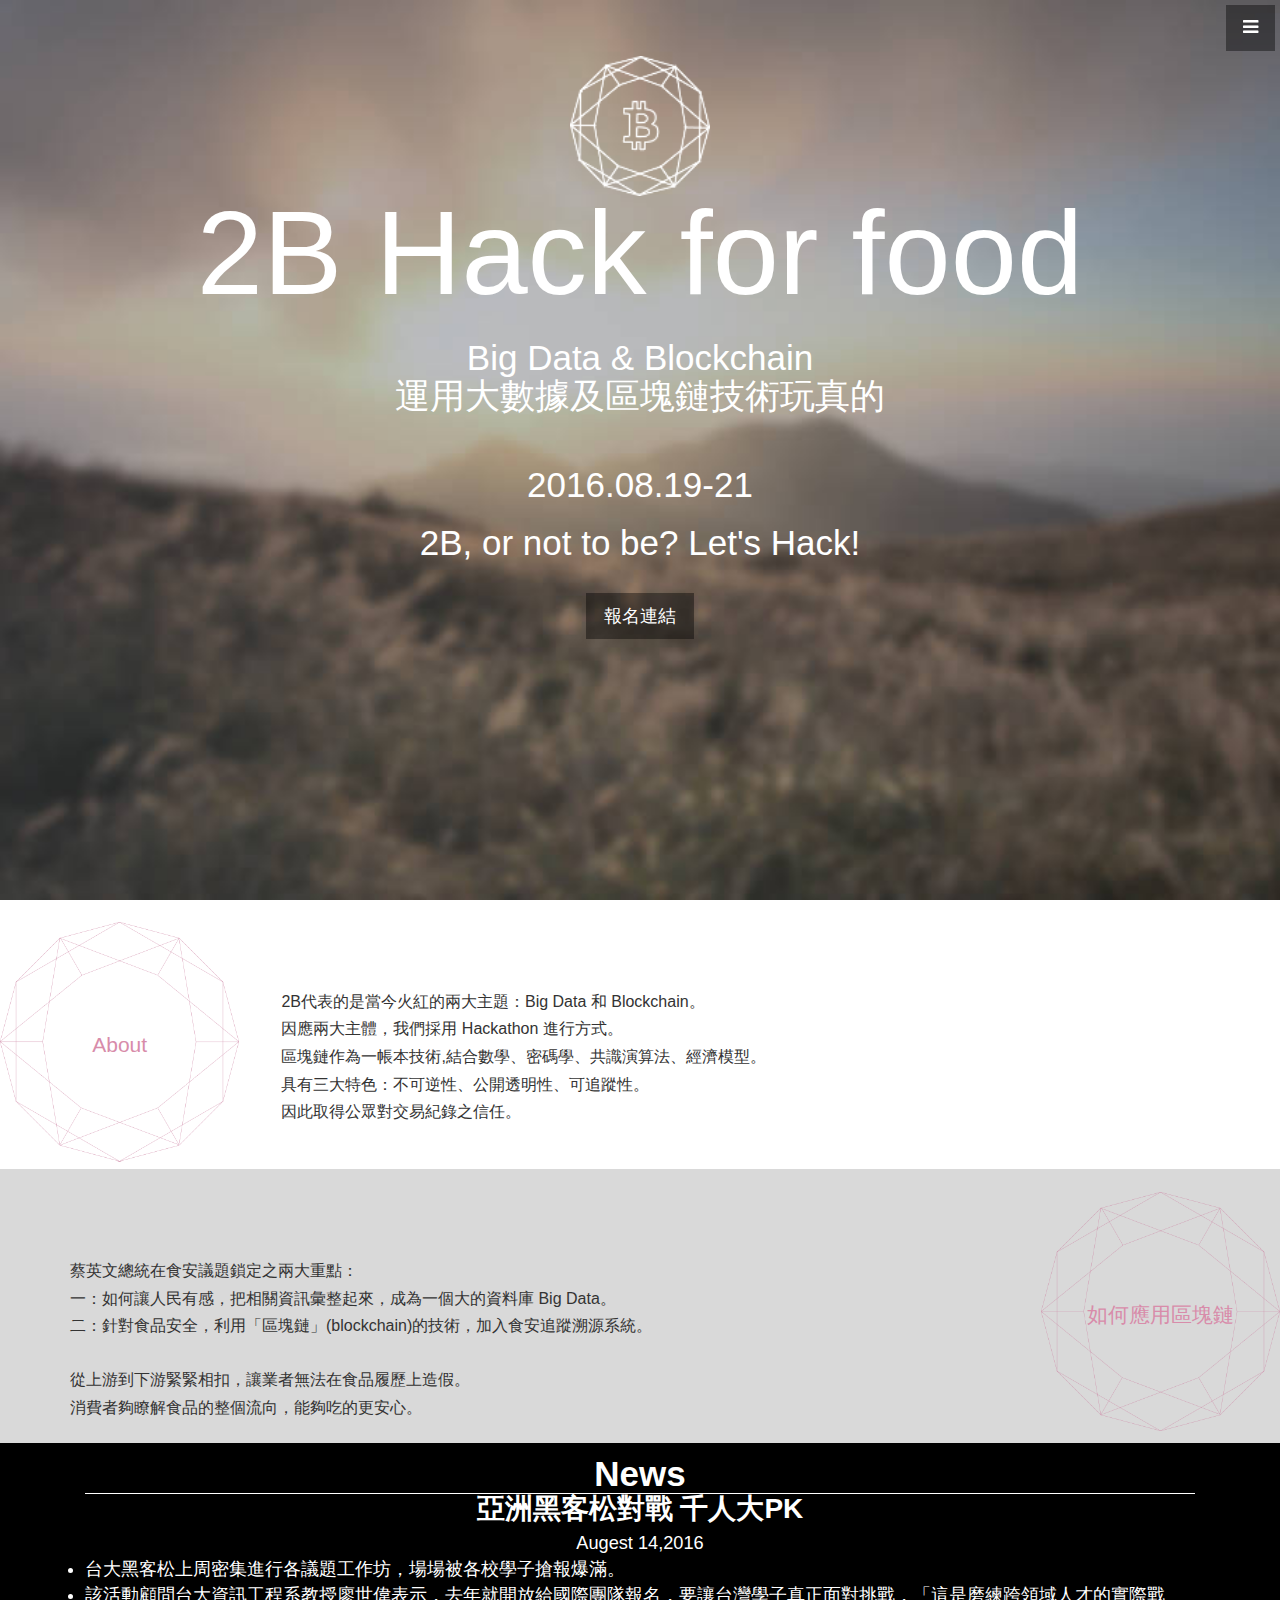
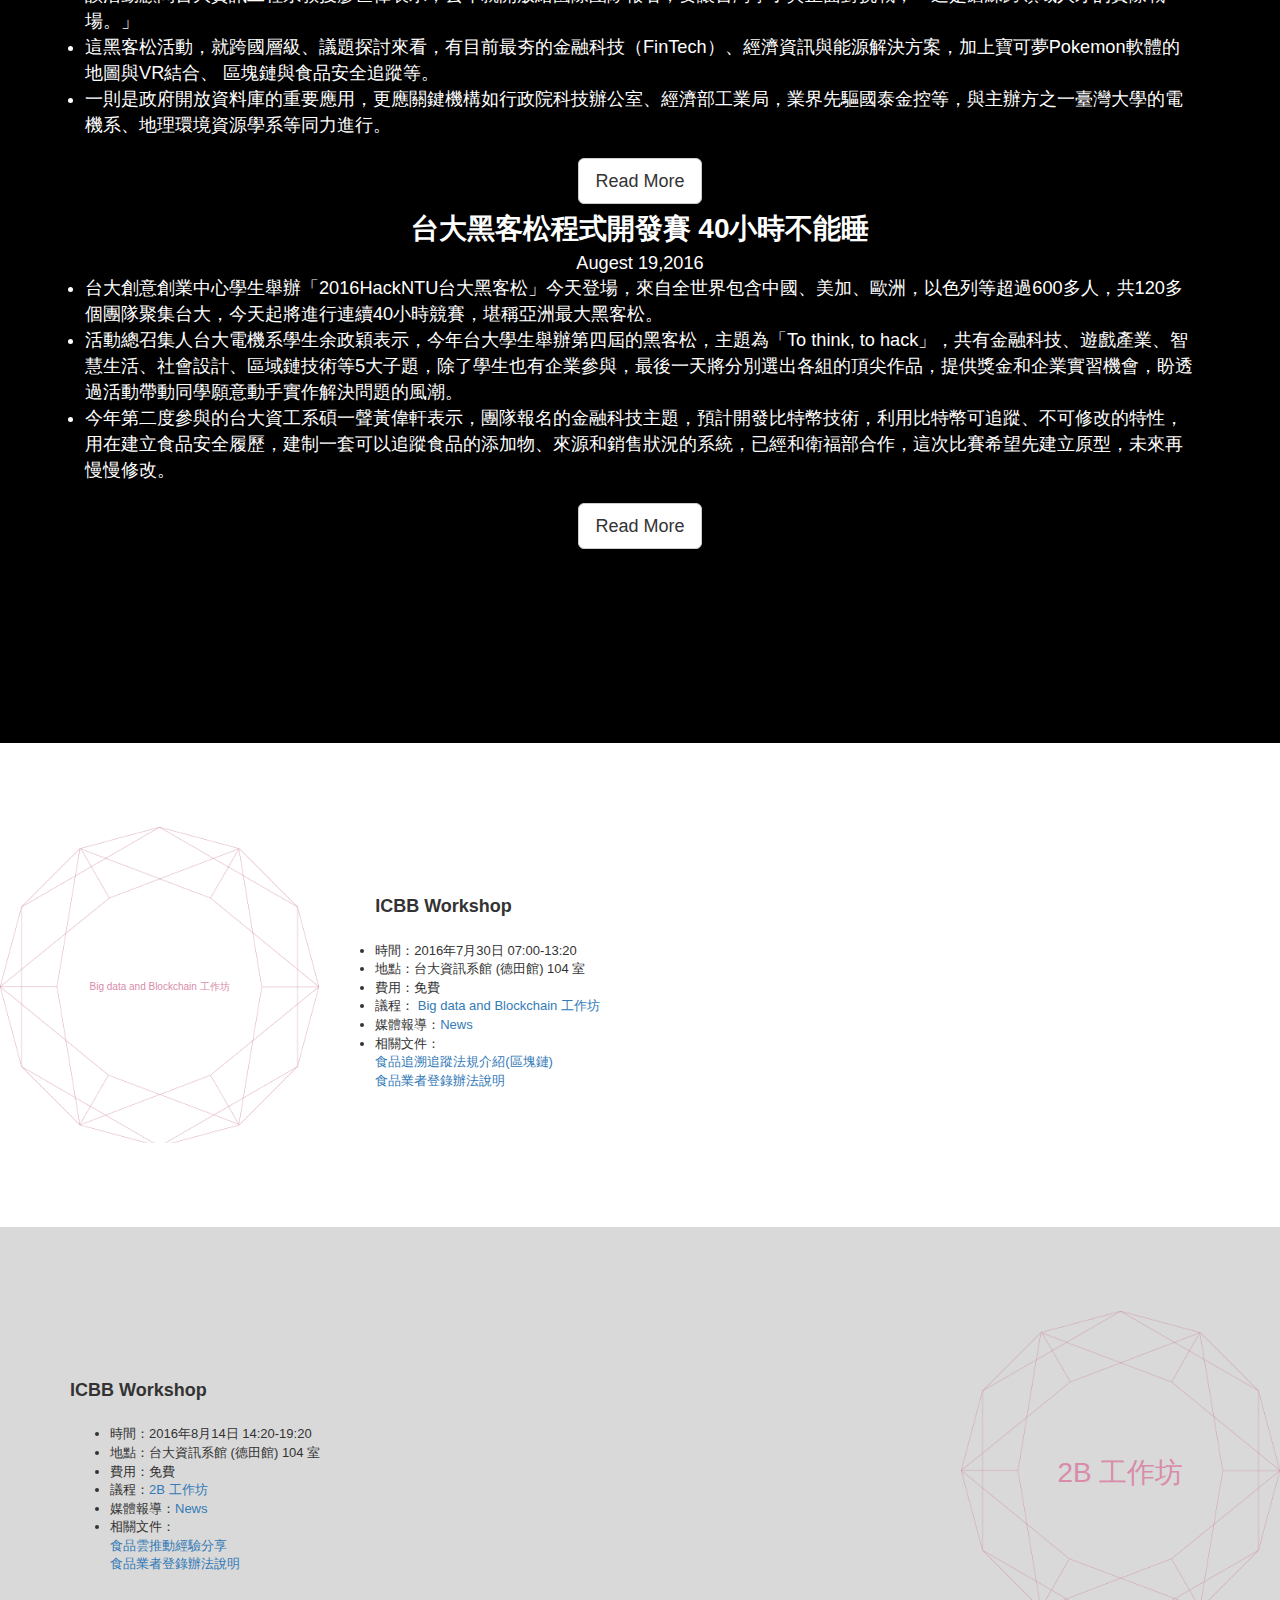
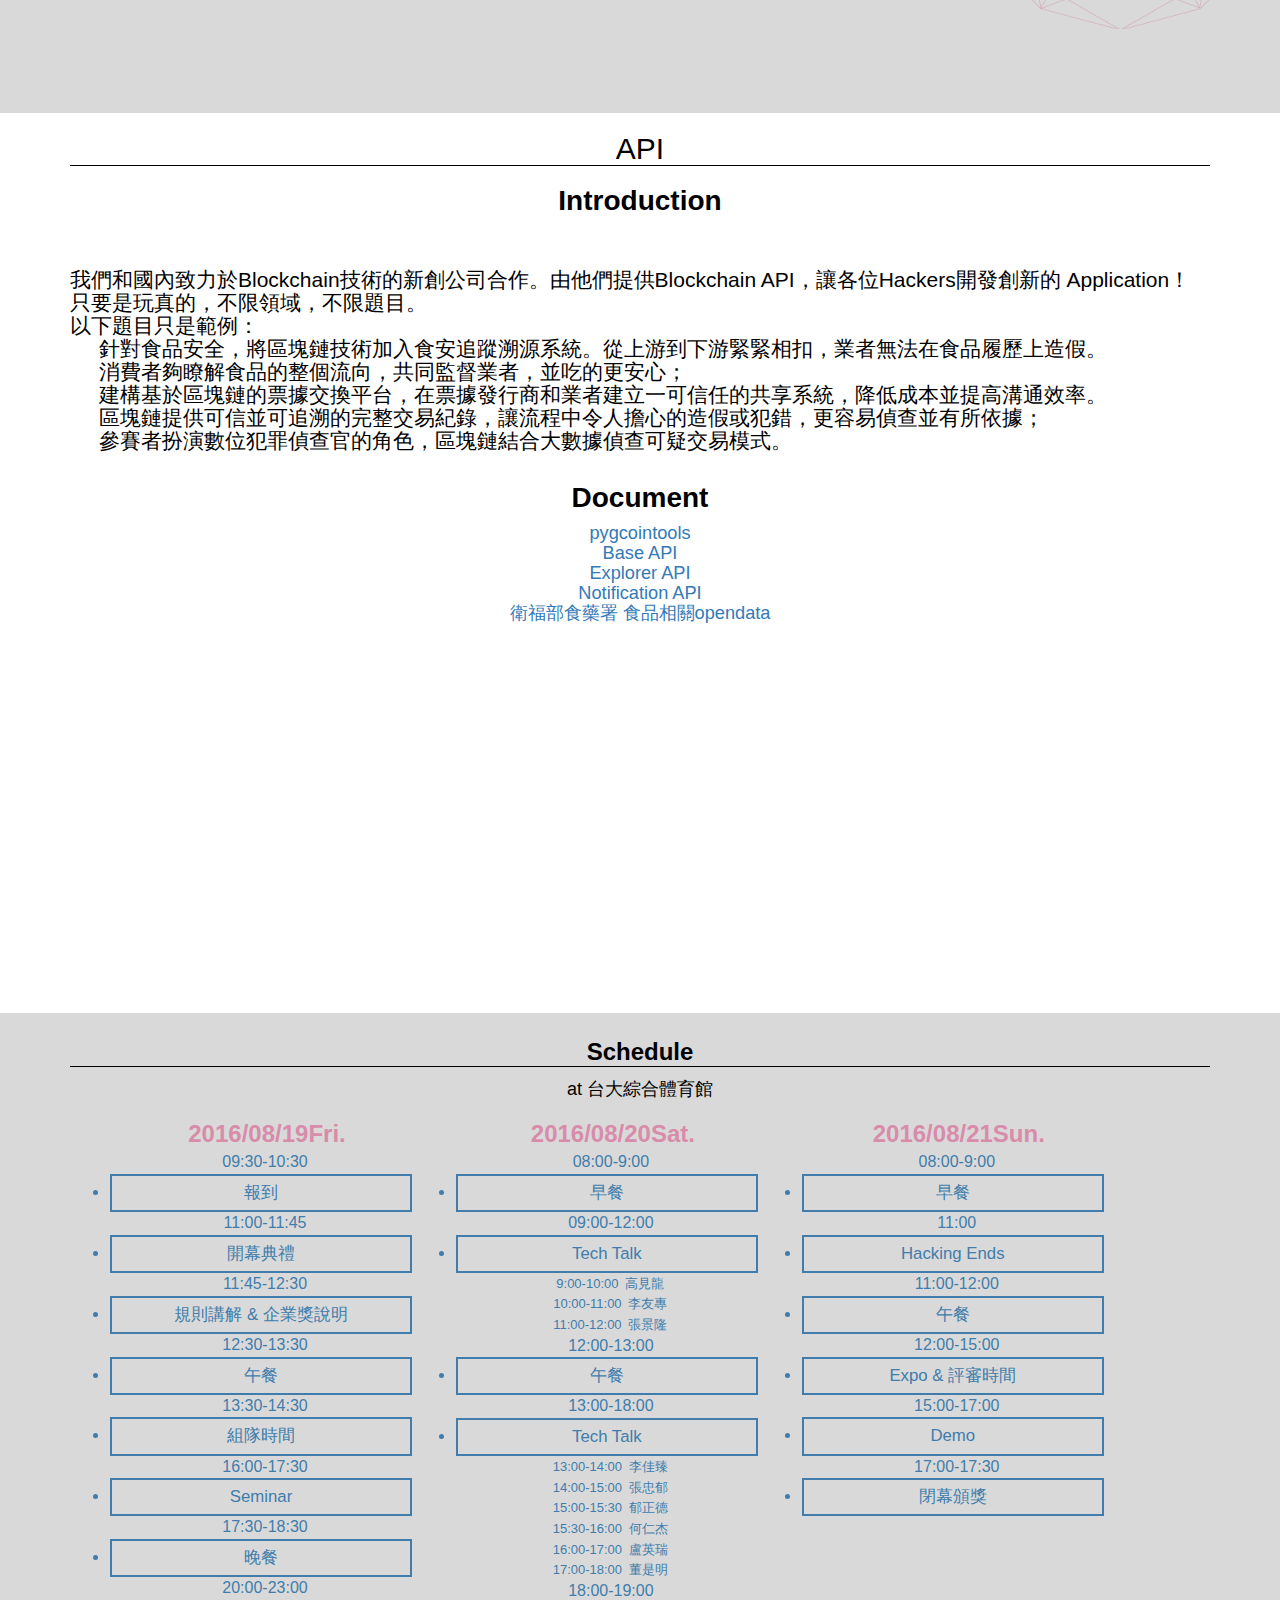
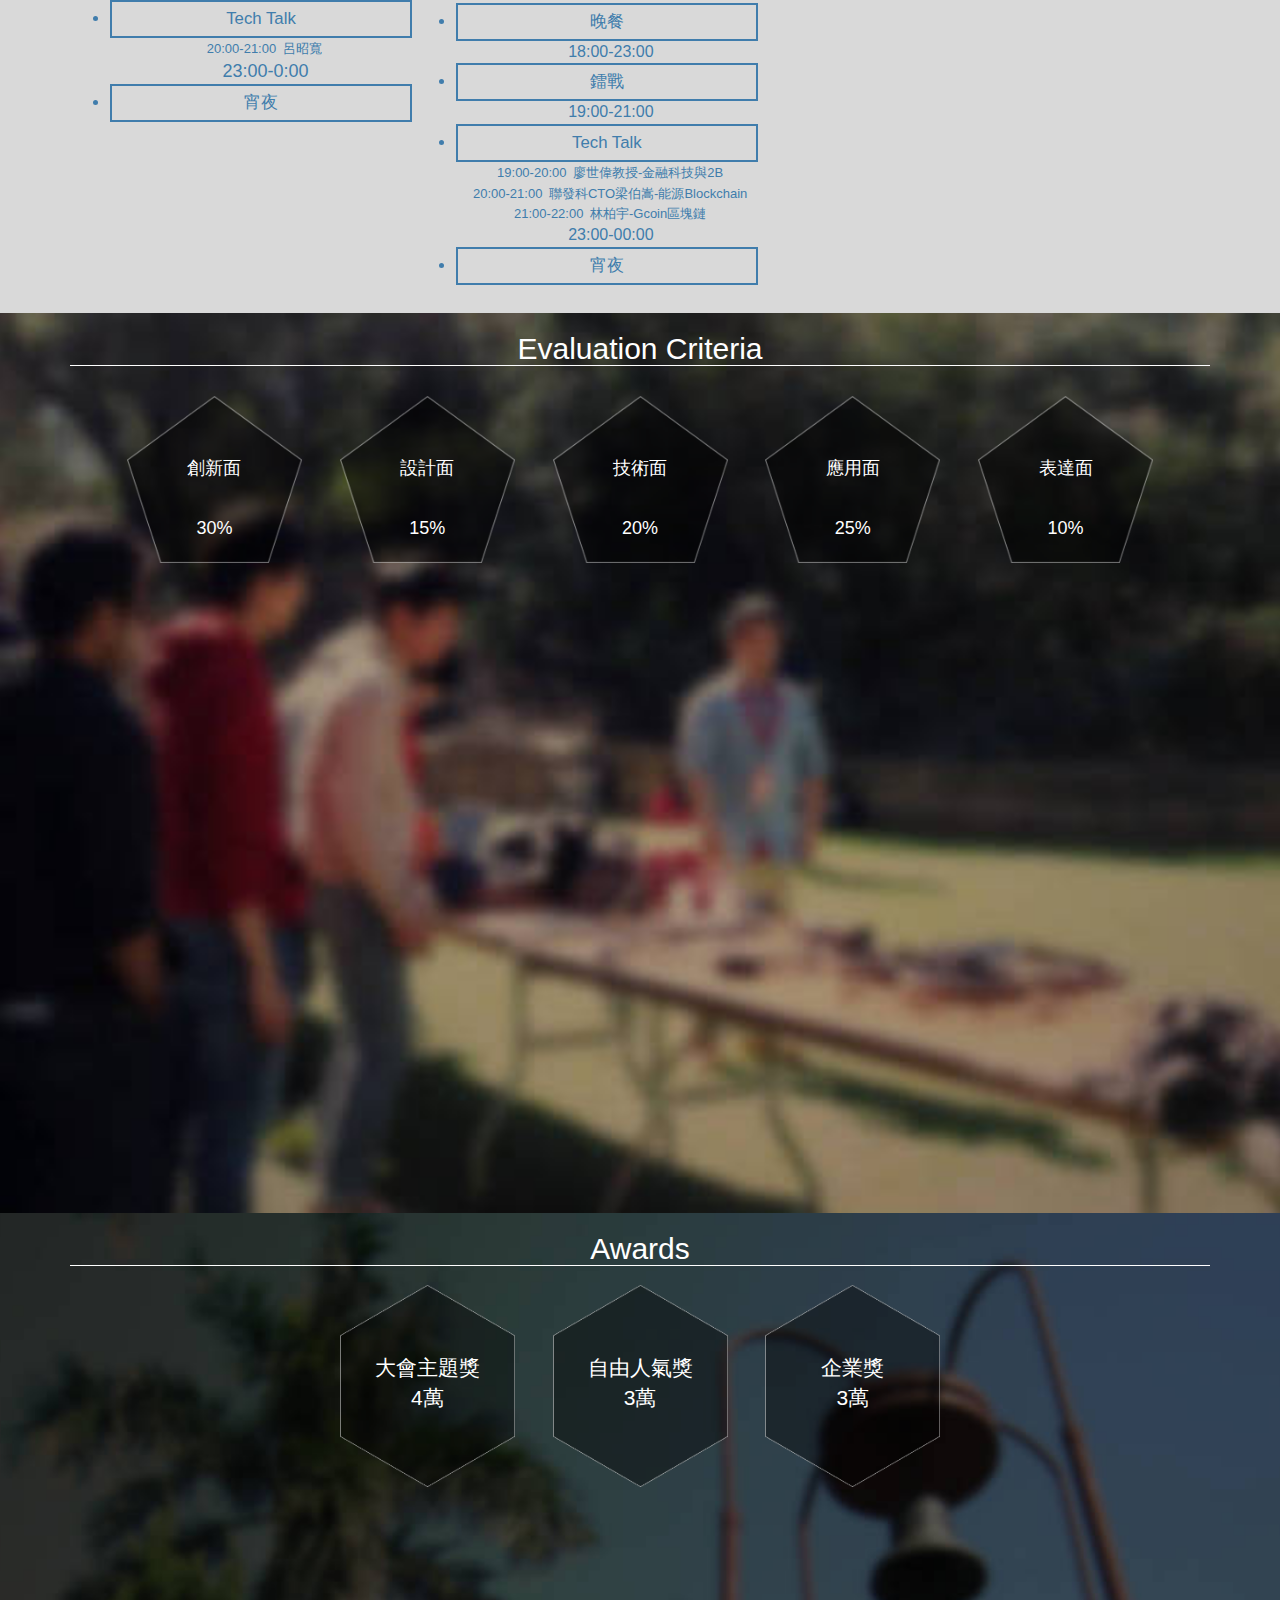
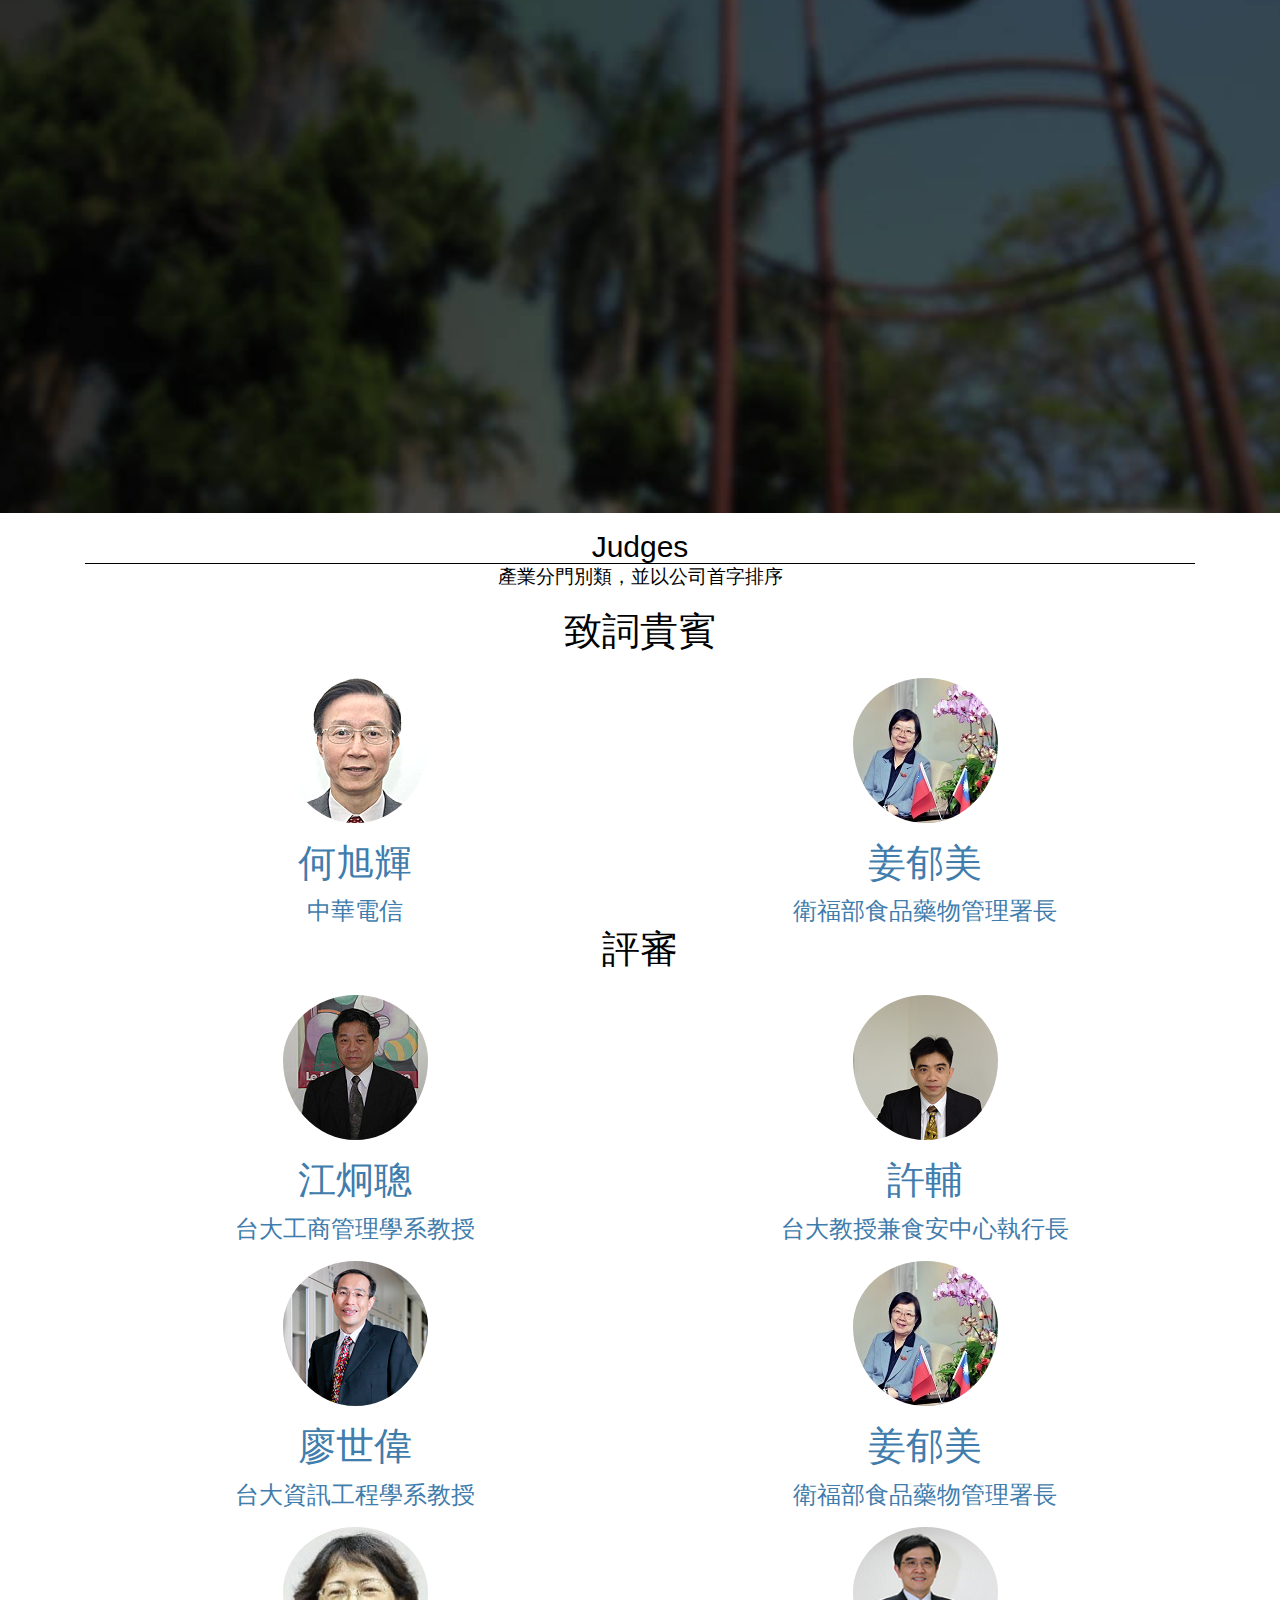
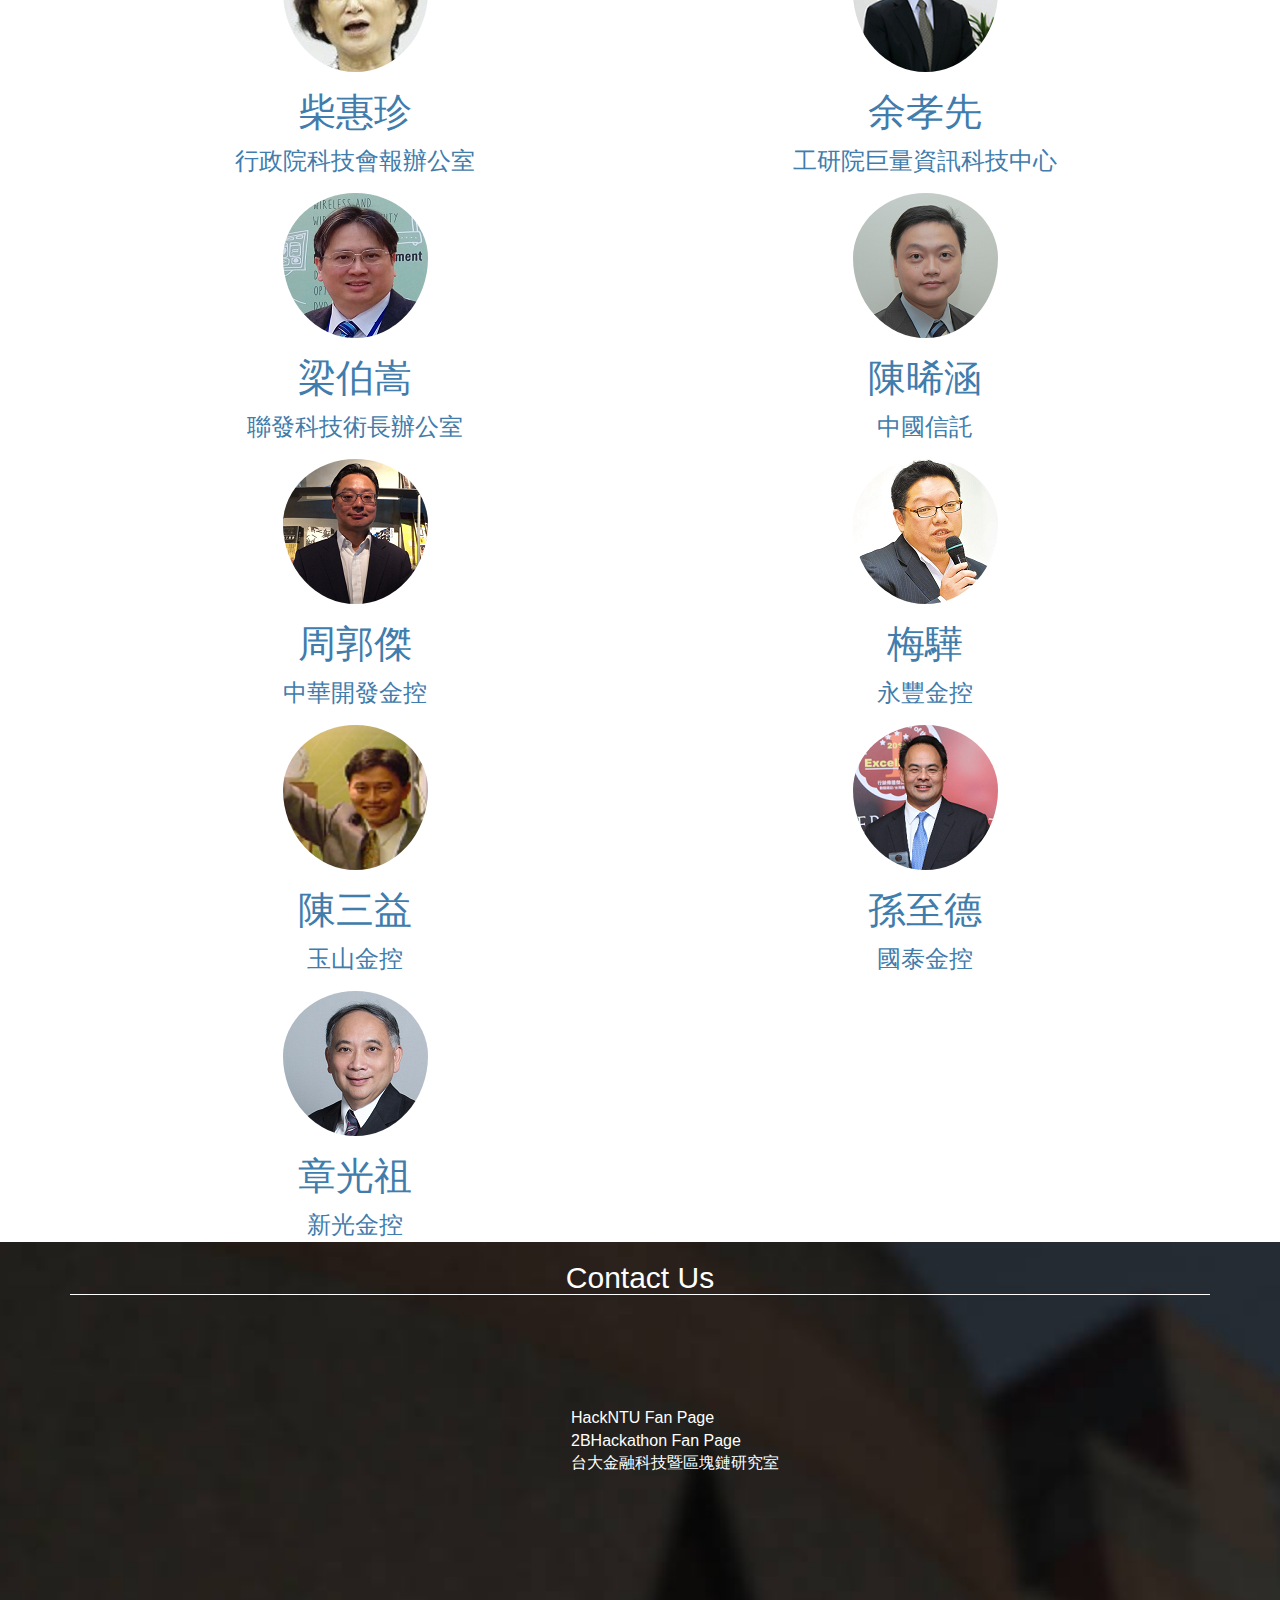
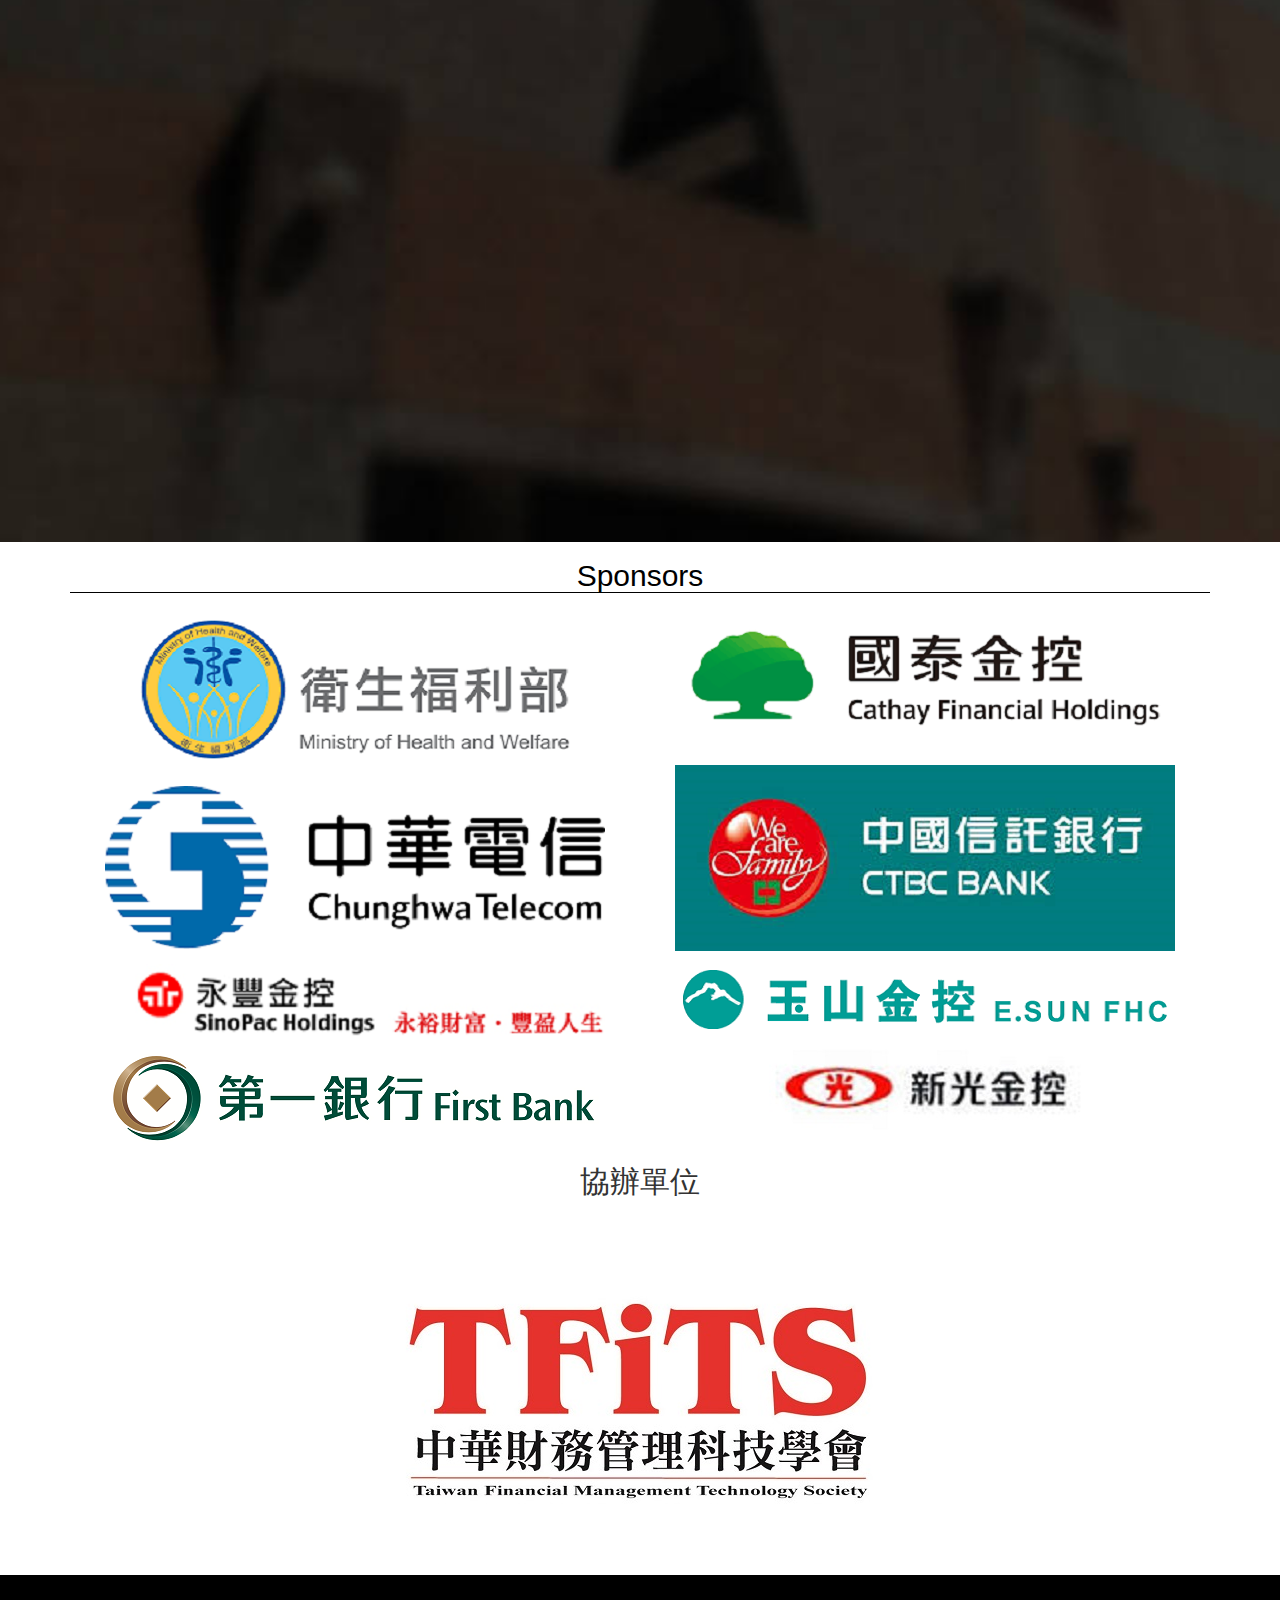
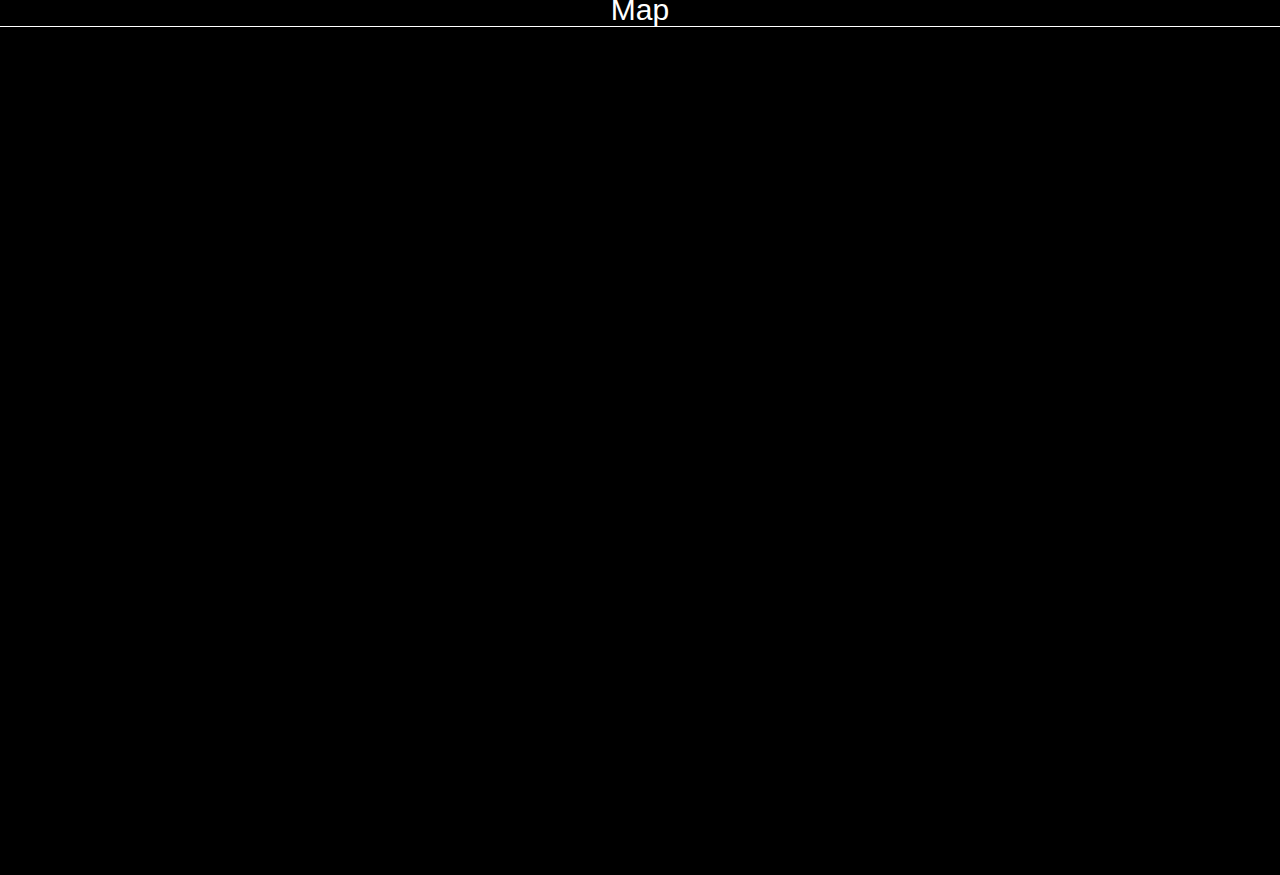
<file: org2bhackathon/war/index.html>
<!DOCTYPE html>
<html>

<head>
    <meta charset="utf-8">
    <meta name="viewport" content="width=device-width, initial-scale=1">
    <title>2B Hack for food</title>

    <!-- Bootstrap Core CSS -->
    <link href="css/bootstrap.min.css" rel="stylesheet">

    <!-- Custom Fonts -->
    <link href="font-awesome/css/font-awesome.min.css" rel="stylesheet" type="text/css">
    <link href="http://fonts.googleapis.com/css?family=Source+Sans+Pro:300,400,700,300italic,400italic,700italic" rel="stylesheet" type="text/css">
    <!-- Custom CSS -->
    <link href="css/index.css" rel="stylesheet">
    <link href="css/about.css" rel="stylesheet">
    <link href="css/news.css" rel="stylesheet">
    <link href="css/workshop.css" rel="stylesheet">
    <link href="css/api.css" rel="stylesheet">
    <link href="css/schedule.css" rel="stylesheet">
    <link href="css/evaluation_criteria.css" rel="stylesheet">
    <link href="css/award.css" rel="stylesheet">
    <link href="css/judges.css" rel="stylesheet">
    <link href="css/contact.css" rel="stylesheet">
    <link href="css/sponsers.css" rel="stylesheet">
    <link href="css/map.css" rel="stylesheet">

</head>

<body>
    <!-- Navigation -->
    <a id="menu-toggle" href="#" class="btn btn-dark btn-lg toggle"><i class="fa fa-bars"></i></a>
    <nav id="sidebar-wrapper">
        <ul class="sidebar-nav">
            <a id="menu-close" href="#" class="btn btn-light btn-lg pull-right toggle"><i class="fa fa-times"></i></a>
            <li class="sidebar-brand">
                <a href="#index" onclick=$("#menu-close").click();>2B Hack for food</a>
            </li>
            <li>
                <a href="#about" onclick=$("#menu-close").click();>About</a>
            </li>
            <li>
                <a href="#news" onclick=$("#menu-close").click();>News</a>
            </li>
            <li>
                <a href="#workshop" onclick=$("#menu-close").click();>Workshops</a>
            </li>
            <li>
                <a href="#api" onclick=$("#menu-close").click();>API</a>
            </li>
            <li>
                <a href="#sec_schedule" onclick=$("#menu-close").click();>Schedule</a>
            </li>
            <li>
                <a href="#evaluation_criteria" onclick=$("#menu-close").click();>Evaluation Criteria</a>
            </li>
            <li>
                <a href="#awards" onclick=$("#menu-close").click();>Awards</a>
            </li>
            <li>
                <a href="#sec_judges" onclick=$("#menu-close").click();>Judges</a>
            </li>
            <li>
                <a href="#contact" onclick=$("#menu-close").click();>Contact Us</a>
            </li>
            <li>
                <a href="#sponsers" onclick=$("#menu-close").click();>Sponsers</a>
            </li>
            <li>
                <a href="#sec_map" onclick=$("#menu-close").click();>Map</a>
            </li>
        </ul>
    </nav>

    <!-- Index -->
    <header id='index' class="header">
        <div>
            <h1>2B Hack for food</h1>
            <h2>Big Data &amp; Blockchain <br>運用大數據及區塊鏈技術玩真的</h2><br>
            <h2>2016.08.19-21</h2>
            <h2>2B, or not to be? Let's Hack!</h2><br>
            <a href="http://www.accupass.com/go/2016hackntu" target="_blank" class="btn btn-dark btn-lg">報名連結</a>
        </div>
    </header>

    <!-- About -->
    <div id="about">
        <!-- Second -->
        <div class="about1">
                <h2 class="about_1">About</h2>
                <div class="container">
                <h3>
                    <font size="3">
                    <br>
                    <p>2B代表的是當今火紅的兩大主題：Big Data 和 Blockchain。</p>
                    <p>因應兩大主體，我們採用 Hackathon 進行方式。</p> 
                    <p>區塊鏈作為一帳本技術,結合數學、密碼學、共識演算法、經濟模型。</p>
                    <p>具有三大特色：不可逆性、公開透明性、可追蹤性。</p> 
                    <p>因此取得公眾對交易紀錄之信任。</p>
                    </font>
                </h3>
                </div>
        </div>
        <!-- Second -->
        <div class="about2">
                <h2 class="about_2">如何應用區塊鏈</h2>
                <div class="container">
                <h3>
                    <font size="3">
                    <br>
                    <p>蔡英文總統在食安議題鎖定之兩大重點：</p>
                    <p>一：如何讓人民有感，把相關資訊彙整起來，成為一個大的資料庫 Big Data。</p>
                    <p>二：針對食品安全，利用「區塊鏈」(blockchain)的技術，加入食安追蹤溯源系統。</p><br>
                    <p>從上游到下游緊緊相扣，讓業者無法在食品履歷上造假。</p>
                    <p>消費者夠瞭解食品的整個流向，能夠吃的更安心。</p>
                    </font>
                </h3>
                </div>
        </div>
    </div>

    <!--News-->
    <div id="news" class="news">
        <div class="container">
            <div class="col-lg-12">
                    <h2 class="intro-text text-center">
                        <strong>News</strong>
                    </h2>
            </div>
            <div  class="col-lg-12" >
                    <h1 align="center"> 
                        <strong>亞洲黑客松對戰 千人大PK</strong><br>
                        <small style="color: white;">Augest 14,2016</small>
                    </h1>
                    <li>台大黑客松上周密集進行各議題工作坊，場場被各校學子搶報爆滿。</li>
                    <li>該活動顧問台大資訊工程系教授廖世偉表示，去年就開放給國際團隊報名，要讓台灣學子真正面對挑戰，「這是磨練跨領域人才的實際戰場。」</li>
                    <li>這黑客松活動，就跨國層級、議題探討來看，有目前最夯的金融科技（FinTech）、經濟資訊與能源解決方案，加上寶可夢Pokemon軟體的地圖與VR結合、
                        區塊鏈與食品安全追蹤等。</li>
                    <li>一則是政府開放資料庫的重要應用，更應關鍵機構如行政院科技辦公室、經濟部工業局，業界先驅國泰金控等，與主辦方之一臺灣大學的電機系、地理環境資源學系等同力進行。</li>
                    <br>
                    <p align="center">
                    <a href="http://www.chinatimes.com/newspapers/20160814000325-260102" target="_blank" class="btn btn-default btn-lg">Read More</a>
                    </p>
            </div>
             <div  id="new2" class="col-lg-12" >
                    <h1 align="center"> 
                        <strong>台大黑客松程式開發賽 40小時不能睡</strong><br>
                        <small style="color: white;">Augest 19,2016</small>
                    </h1>
                    <li>台大創意創業中心學生舉辦「2016HackNTU台大黑客松」今天登場，來自全世界包含中國、美加、歐洲，以色列等超過600多人，共120多個團隊聚集台大，今天起將進行連續40小時競賽，堪稱亞洲最大黑客松。</li>
                    <li>活動總召集人台大電機系學生余政穎表示，今年台大學生舉辦第四屆的黑客松，主題為「To think, to hack」，共有金融科技、遊戲產業、智慧生活、社會設計、區域鏈技術等5大子題，除了學生也有企業參與，最後一天將分別選出各組的頂尖作品，提供獎金和企業實習機會，盼透過活動帶動同學願意動手實作解決問題的風潮。</li>
                    <li>今年第二度參與的台大資工系碩一聲黃偉軒表示，團隊報名的金融科技主題，預計開發比特幣技術，利用比特幣可追蹤、不可修改的特性，用在建立食品安全履歷，建制一套可以追蹤食品的添加物、來源和銷售狀況的系統，已經和衛福部合作，這次比賽希望先建立原型，未來再慢慢修改。</li>
                    <br>
                    <p align="center">
                    <a href="https://video.udn.com/news/545532" target="_blank" class="btn btn-default btn-lg">Read More</a>
                    </p>
            </div>
        </div>
    </div>
    
    <!-- Workshop-->
    <div id='workshop'>
            <!-- First -->
            <div class="workshop1">
                    <h2 class="workshop_1"><font size="1">Big data and Blockchain 工作坊</font></h2><br>
                    <div class="container">
                    <h3><font size="4"><strong>ICBB Workshop</strong></font><br></h3>
                    <ul>
                        <font size="2">
                        <li>時間：2016年7月30日 07:00-13:20</li>
                        <li>地點：台大資訊系館 (德田館) 104 室</li>
                        <li>費用：免費</li>
                        <li>議程：<a href="https://fintech.csie.ntu.edu.tw/2016/07/2016-big-data-and-blockchain-%E5%B7%A5%E4%BD%9C%E5%9D%8A/" target="_blank">
                            Big data and Blockchain 工作坊</a>
                        </li>
                        <li>媒體報導：<a href="http://campus.chinatimes.com/20160730003915-262301" target="_blank">News</a>
                        </li>
                        <li>相關文件：<br>
                            <a href="https://drive.google.com/file/d/0B65pP5Hnw_kRQ3JTbEZ5ZmNHQms/view" target="_blank">食品追溯追蹤法規介紹(區塊鏈)</a><br>
                            <a href="https://drive.google.com/file/d/0B65pP5Hnw_kRWTVRd0tLQWM3RTg/view" target="_blank">食品業者登錄辦法說明</a>
                        </li>
                        </font>
                    </ul>
                    </div>
            </div>
            <!-- Second -->
            <div class="workshop2">
                    <h2 class="workshop_2">2B 工作坊</h2><br>
                    <div class="container">
                    <h3><font size="4"><strong>ICBB Workshop</strong></font></h3><br>
                    <ul>
                        <font size="2">
                        <li>時間：2016年8月14日 14:20-19:20</li>
                        <li>地點：台大資訊系館 (德田館) 104 室</li>
                        <li>費用：免費</li>
                        <li>議程：<a href="https://fintech.csie.ntu.edu.tw/2016/08/2016-2b-%E5%B7%A5%E4%BD%9C%E5%9D%8A"  target="_blank">2B 工作坊</a>
                        </li>
                        <li>媒體報導：<a href="http://campus.chinatimes.com/20160814003652-262301" target="_blank">News</a>
                        </li>
                        <li>相關文件：<br>
                            <a href="https://drive.google.com/file/d/0B65pP5Hnw_kROGNIS3hjWHhXSjA/view" target="_blank">食品雲推動經驗分享</a><br>
                            <a href="https://drive.google.com/file/d/0B65pP5Hnw_kRWTVRd0tLQWM3RTg/view" target="_blank">食品業者登錄辦法說明</a>
                        </li>
                        </font>
                    </ul>
                </div>
            </div>     
    </div>

     <!-- api-->
    <div id="api" class="api">
        <div class="container">
            <h2>API</h2>
                <h1><strong>Introduction</strong></h1>
                <h3>
                我們和國內致力於Blockchain技術的新創公司合作。由他們提供Blockchain API，讓各位Hackers開發創新的 Application！<br>
                只要是玩真的，不限領域，不限題目。<br>
                以下題目只是範例：<br>
                &nbsp;&nbsp;&nbsp;&nbsp;&nbsp;針對食品安全，將區塊鏈技術加入食安追蹤溯源系統。從上游到下游緊緊相扣，業者無法在食品履歷上造假。<br>
                &nbsp;&nbsp;&nbsp;&nbsp;&nbsp;消費者夠瞭解食品的整個流向，共同監督業者，並吃的更安心；<br>
                &nbsp;&nbsp;&nbsp;&nbsp;&nbsp;建構基於區塊鏈的票據交換平台，在票據發行商和業者建立一可信任的共享系統，降低成本並提高溝通效率。<br>
                &nbsp;&nbsp;&nbsp;&nbsp;&nbsp;區塊鏈提供可信並可追溯的完整交易紀錄，讓流程中令人擔心的造假或犯錯，更容易偵查並有所依據；<br>
                &nbsp;&nbsp;&nbsp;&nbsp;&nbsp;參賽者扮演數位犯罪偵查官的角色，區塊鏈結合大數據偵查可疑交易模式。
                </h3>

                <h1><strong>Document</strong></h1>
                <h4>
                <a href="http://opennetworking.github.io/pygcointools/" target="_blank">pygcointools</a><br>
                <a href="http://opennetworking.github.io/OSS/base.html" target="_blank">Base API</a><br>
                <a href="http://opennetworking.github.io/OSS/explorer.html" target="_blank">Explorer API</a><br>
                <a href="http://opennetworking.github.io/OSS/notification.html" target="_blank">Notification API</a><br>
                <a href="http://data.fda.gov.tw/frontsite/data/DataAction.do?method=doList&groupType=typeId&id=1" target="_blank">衛福部食藥署 食品相關opendata</a>
                </h4>
        </div>
    </div>

    <!-- Schedule section-->
    <div id="sec_schedule" class="schedule">
        <div class="container">
            <h2>
            <font size="5"><strong>Schedule</strong></font><br>
            </h2>
            <font size="4"><center>at 台大綜合體育館</center></font>
            <ul id="schedule1">
                <strong><font size="5"><span style="color:#d88caa;">2016/08/19Fri.</span></font></strong><br>
                <font size="3"><span>09:30-10:30</span></font>
                <li>報到</li>
                <font size="3"><span>11:00-11:45</span></font>
                <li>開幕典禮</li>
                <font size="3"><span>11:45-12:30</span></font>
                <li>規則講解 & 企業獎說明</li>
                <font size="3"><span>12:30-13:30</span></font>
                <li>午餐</li>
                <font size="3"><span>13:30-14:30</span></font>
                <li>組隊時間</li>
                <font size="3"><span>16:00-17:30</span></font>
                <li>Seminar</li>
                <font size="3"><span>17:30-18:30</span></font>
                <li>晚餐</li>
                <font size="3"><span>20:00-23:00</span></font>
                <li>Tech Talk</li>
                <font size="2"><span>20:00-21:00</span></font>
                <font size="2"><span>呂昭寬</span></font><br>
                <font size="4"><span>23:00-0:00</span></font>
                <li>宵夜</li>
                <br>
            </ul>
            <ul id="schedule2">
                <strong><font size="5"><span style="color:#d88caa;">2016/08/20Sat.</span></font></strong><br>
                <font size="3"><span>08:00-9:00</span></font>
                <li>早餐</li>
                <font size="3"><span>09:00-12:00</span></font>
                <li>Tech Talk</li>
                <font size="2"><span>9:00-10:00</span></font>
                <font size="2"><span>高見龍</span></font><br>
                <font size="2"><span>10:00-11:00</span></font>
                <font size="2"><span>李友專</span></font><br>
                <font size="2"><span>11:00-12:00</span></font>
                <font size="2"><span>張景隆</span></font><br>
                <font size="3"><span>12:00-13:00</span></font>
                <li>午餐</li>
                <font size="3"><span>13:00-18:00</span></font>
                <li>Tech Talk</li>
                <font size="2"><span>13:00-14:00</span></font>
                <font size="2"><span>李佳臻</span></font><br>
                <font size="2"><span>14:00-15:00</span></font>
                <font size="2"><span>張忠郁</span></font><br>
                <font size="2"><span>15:00-15:30</span></font>
                <font size="2"><span>郁正德</span></font><br>
                <font size="2"><span>15:30-16:00</span></font>
                <font size="2"><span>何仁杰</span></font><br>
                <font size="2"><span>16:00-17:00</span></font>
                <font size="2"><span>盧英瑞</span></font><br>
                <font size="2"><span>17:00-18:00</span></font>
                <font size="2"><span>董是明</span></font><br>
                <font size="3"><span>18:00-19:00</span></font>
                <li>晚餐</li>
                <font size="3"><span>18:00-23:00</span></font>
                <li>鐳戰</li>
                <font size="3"><span>19:00-21:00</span></font>
                <li>Tech Talk</li>
                <font size="2"><span>19:00-20:00</span></font>
                <font size="2"><span>廖世偉教授-金融科技與2B</span></font><br>
                <font size="2"><span>20:00-21:00</span></font>
                <font size="2"><span>聯發科CTO梁伯嵩-能源Blockchain</span></font><br>
                <font size="2"><span>21:00-22:00</span></font>
                <font size="2"><span>林柏宇-Gcoin區塊鏈</span></font><br>
                <font size="3"><span>23:00-00:00</span></font>
                <li>宵夜</li>
                <br>
            </ul>
            <ul id="schedule3">
                <strong><font size="5"><span style="color:#d88caa;">2016/08/21Sun.</span></font></strong><br>
                <font size="3"><span>08:00-9:00</span></font>
                <li>早餐</li>
                <font size="3"><span>11:00</span></font>
                <li>Hacking Ends</li>
                <font size="3"><span>11:00-12:00</span></font>
                <li>午餐</li>
                <font size="3"><span>12:00-15:00</span></font>
                <li>Expo & 評審時間</li>
                <font size="3"><span>15:00-17:00</span></font>
                <li>Demo</li>
                <font size="3"><span>17:00-17:30</span></font>
                <li>閉幕頒獎</li>
                <br>
            </ul>
        </div>
    </div>

    <!-- Evaluation Criteria-->
    <div id="evaluation_criteria" class="evaluation_criteria">
        <div class="container">
            <h2>Evaluation Criteria</h2>
            <div class="pent">
                    <div class="col-lg-12">
                        <p><font size="4">創新面<br>30%</font></p>
                    </div>
                    <div class="col-lg-12">
                        <p><font size="4">設計面<br>15%</font></p>
                    </div>
                    <div class="col-lg-12">
                        <p><font size="4">技術面<br>20%</font></p>
                    </div>
                    <div class="col-lg-12">
                        <p><font size="4">應用面<br>25%</font></p>
                    </div>
                    <div class="col-lg-12">
                        <p><font size="4">表達面<br>10%</font></p>
                    </div>
            </div>
        </div>
    </div>

    <!-- Awards-->
    <div id="awards" class="award">
        <div class="container">
            <h2>Awards</h2>
            <div class="hex">
                    <div class="col-lg-12">
                        <p>大會主題獎<br>4萬</p>
                    </div>
                    <div class="col-lg-12">
                        <p>自由人氣獎<br>3萬</p>
                    </div>
                    <div class="col-lg-12">
                        <p>企業獎<br>3萬</p>
                    </div>
            </div>
        </div>
    </div>

    <!-- Judges Section-->
    <section  id="sec_judges" class="judges">
        <div class="container">
                <div class="col-lg-12">
                    <h2>Judges</h2>
                </div>
                <center><small>產業分門別類，並以公司首字排序</small></center>
                <h1 style="color:black;">致詞貴賓</h1>
                <div class="col-lg-6 col-xs-6 col-sm-6  text-center">
                    <img class="img-circle img-responsive img-center" src="img/11.png">
                    <h1>何旭輝</h1>
                    <font size="5">中華電信</font>
                </div>
                <div class="col-lg-6 col-xs-6 col-sm-6   text-center">
                    <img class="img-circle img-responsive img-center" src="img/4.png">
                    <h1>姜郁美</h1>
                    <font size="5">衛福部食品藥物管理署長</font>
                </div>
                <h1 style="color:black;">評審</h1>
                <div class="col-lg-6 col-sm-6 col-xs-12 text-center">
                    <img class="img-circle img-responsive img-center" src="img/1.png">
                    <h1>江炯聰</h1>
                    <font size="5">台大工商管理學系教授</font>
                </div>
                <div class="col-lg-6 col-sm-6 col-xs-12 text-center">
                    <img class="img-circle img-responsive img-center" src="img/2.png">
                    <h1>許輔</h1>
                    <font size="5">台大教授兼食安中心執行長</font>
                </div>
                <div class="col-lg-6 col-sm-6 col-xs-12 text-center">
                    <img class="img-circle img-responsive img-center" src="img/3.png">
                    <h1>廖世偉</h1>
                    <font size="5">台大資訊工程學系教授</font>
                </div>
                <div class="col-lg-6  col-sm-6 col-xs-12 text-center">
                    <img class="img-circle img-responsive img-center" src="img/4.png">
                    <h1>姜郁美</h1>
                    <font size="5">衛福部食品藥物管理署長</font>
                </div>
                <div class="col-lg-6 col-sm-6 col-xs-12 text-center">
                    <img class="img-circle img-responsive img-center" src="img/5.PNG">
                    <h1>柴惠珍</h1>
                    <font size="5">行政院科技會報辦公室</font>
                </div>
                <div class="col-lg-6 col-sm-6 col-xs-12 text-center">
                    <img class="img-circle img-responsive img-center" src="img/6.png">
                    <h1>余孝先</h1>
                    <font size="5">工研院巨量資訊科技中心</font>
                </div>
                <div class="col-lg-6 col-sm-6 col-xs-12 text-center">
                    <img class="img-circle img-responsive img-center" src="img/7.png">
                    <h1>梁伯嵩</h1>
                    <font size="5">聯發科技術長辦公室</font>
                </div>
                <div class="col-lg-6 col-sm-6 col-xs-12 text-center">
                    <img class="img-circle img-responsive img-center" src="img/12.png">
                    <h1>陳晞涵</h1>
                    <font size="5">中國信託</font>
                </div>
                <div class="col-lg-6 col-sm-6 col-xs-12 text-center">
                    <img class="img-circle img-responsive img-center" src="img/10.png">
                    <h1>周郭傑</h1>
                    <font size="5">中華開發金控</font>
                </div>
                <div class="col-lg-6 col-sm-6 col-xs-12 text-center">
                    <img class="img-circle img-responsive img-center" src="img/13.png">
                    <h1>梅驊</h1>
                    <font size="5">永豐金控</font>
                </div>
                <div class="col-lg-6 col-sm-6 col-xs-12 text-center">
                    <img class="img-circle img-responsive img-center" src="img/9.png">
                    <h1>陳三益</h1>
                    <font size="5">玉山金控</font>
                </div>
                <div class="col-lg-6 col-sm-6 col-xs-12 text-center">
                    <img class="img-circle img-responsive img-center" src="img/14.png">
                    <h1>孫至德</h1>
                    <font size="5">國泰金控</font>
                </div>
                <div class="col-lg-6 col-sm-6 col-xs-12 text-center">
                    <img class="img-circle img-responsive img-center" src="img/8.png">
                    <h1>章光祖</h1>
                    <font size="5">新光金控</font>
                </div>
        </div>
    </section>

    <!-- contact -->
    <div id="contact" class="contact">
        <div class="container">
            <h2>Contact Us</h2>
            <div class="container">
            <ul>
            <li>
                <font size="3"><a href="https://www.facebook.com/hackNTU/" target="_blank">HackNTU Fan Page</a></font><br>
                <font size="3"><a href="https://www.facebook.com/2BHackathon/" target="_blank">2BHackathon Fan Page</a></font><br>
                <font size="3"><a href="https://fintech.csie.ntu.edu.tw/" target="_blank">台大金融科技暨區塊鏈研究室</a></font><br>
            </li>
            </ul>
            </div>
        </div>
    </div>

    <!-- sponsors -->
    <div id="sponsers" class="sponsors">
        <div class="container">
            <h2>Sponsors</h2>
            <div class="col-lg-6">
                <img class="img-responsive img-center" src="img/衛生福利部.png">
                <img class="img-responsive img-center" src="img/中華電信.png">
                <img class="img-responsive img-center" src="img/永豐金控.png">
                <img class="img-responsive img-center" src="img/第一金控.png">
            </div>
            <div class="col-lg-6">
                <img class="img-responsive img-center" src="img/國泰金控.png">
                <img class="img-responsive img-center" src="img/中國信託.png">
                <img class="img-responsive img-center" src="img/玉山金控.png">
                <img class="img-responsive img-center" src="img/新光金控.png">
            </div>
            <div class="col-lg-12">
                <h1>協辦單位</h1>
                <img class="img-responsive img-center" src="img/中華財務管理科技學會.png">
            </div>
        </div>
    </div>

    <!-- Map-->
    <div id="sec_map" class="map">
        <h2 style="color:white;">Map</h2>
        <iframe width="100%" height="650" frameborder="0" src="https://www.google.com/maps/embed?pb=!1m14!1m8!1m3!1d2869.526815312463!2d121.53599999091405!3d25.021270538950287!3m2!1i1024!2i768!4f13.1!3m3!1m2!1s0x0%3A0x861db0f2b5ef52a3!2sNTU+Sports+Center!5e0!3m2!1sen!2sus!4v1469778867067"></iframe>  
    </div>

    <!-- jQuery -->
    <script src="js/jquery.js"></script>

    <!-- Bootstrap Core JavaScript -->
    <script src="js/bootstrap.min.js"></script>

    <!-- Custom Theme JavaScript -->
    <script>
    // Closes the sidebar menu
    $("#menu-close").click(function(e) {
        e.preventDefault();
        $("#sidebar-wrapper").toggleClass("active");
    });
    // Opens the sidebar menu
    $("#menu-toggle").click(function(e) {
        e.preventDefault();
        $("#sidebar-wrapper").toggleClass("active");
    });
    // Scrolls to the selected menu item on the page
    $(function() {
        $('a[href*=#]:not([href=#],[data-toggle],[data-target],[data-slide])').click(function() {
            if (location.pathname.replace(/^\//, '') == this.pathname.replace(/^\//, '') || location.hostname == this.hostname) {
                var target = $(this.hash);
                target = target.length ? target : $('[name=' + this.hash.slice(1) + ']');
                if (target.length) {
                    $('html,body').animate({
                        scrollTop: target.offset().top
                    }, 1000);
                    return false;
                }
            }
        });
    });
    //#to-top button appears after scrolling
    var fixed = false;
    $(document).scroll(function() {
        if ($(this).scrollTop() > 250) {
            if (!fixed) {
                fixed = true;
                // $('#to-top').css({position:'fixed', display:'block'});
                $('#to-top').show("slow", function() {
                    $('#to-top').css({
                        position: 'fixed',
                        display: 'block'
                    });
                });
            }
        } else {
            if (fixed) {
                fixed = false;
                $('#to-top').hide("slow", function() {
                    $('#to-top').css({
                        display: 'none'
                    });
                });
            }
        }
    });
    // Disable Google Maps scrolling
    // See http://stackoverflow.com/a/25904582/1607849
    // Disable scroll zooming and bind back the click event
    var onMapMouseleaveHandler = function(event) {
        var that = $(this);
        that.on('click', onMapClickHandler);
        that.off('mouseleave', onMapMouseleaveHandler);
        that.find('iframe').css("pointer-events", "none");
    }
    var onMapClickHandler = function(event) {
            var that = $(this);
            // Disable the click handler until the user leaves the map area
            that.off('click', onMapClickHandler);
            // Enable scrolling zoom
            that.find('iframe').css("pointer-events", "auto");
            // Handle the mouse leave event
            that.on('mouseleave', onMapMouseleaveHandler);
        }
        // Enable map zooming with mouse scroll when the user clicks the map
    $('.map').on('click', onMapClickHandler);
    </script>

</body>

</html>
</file>
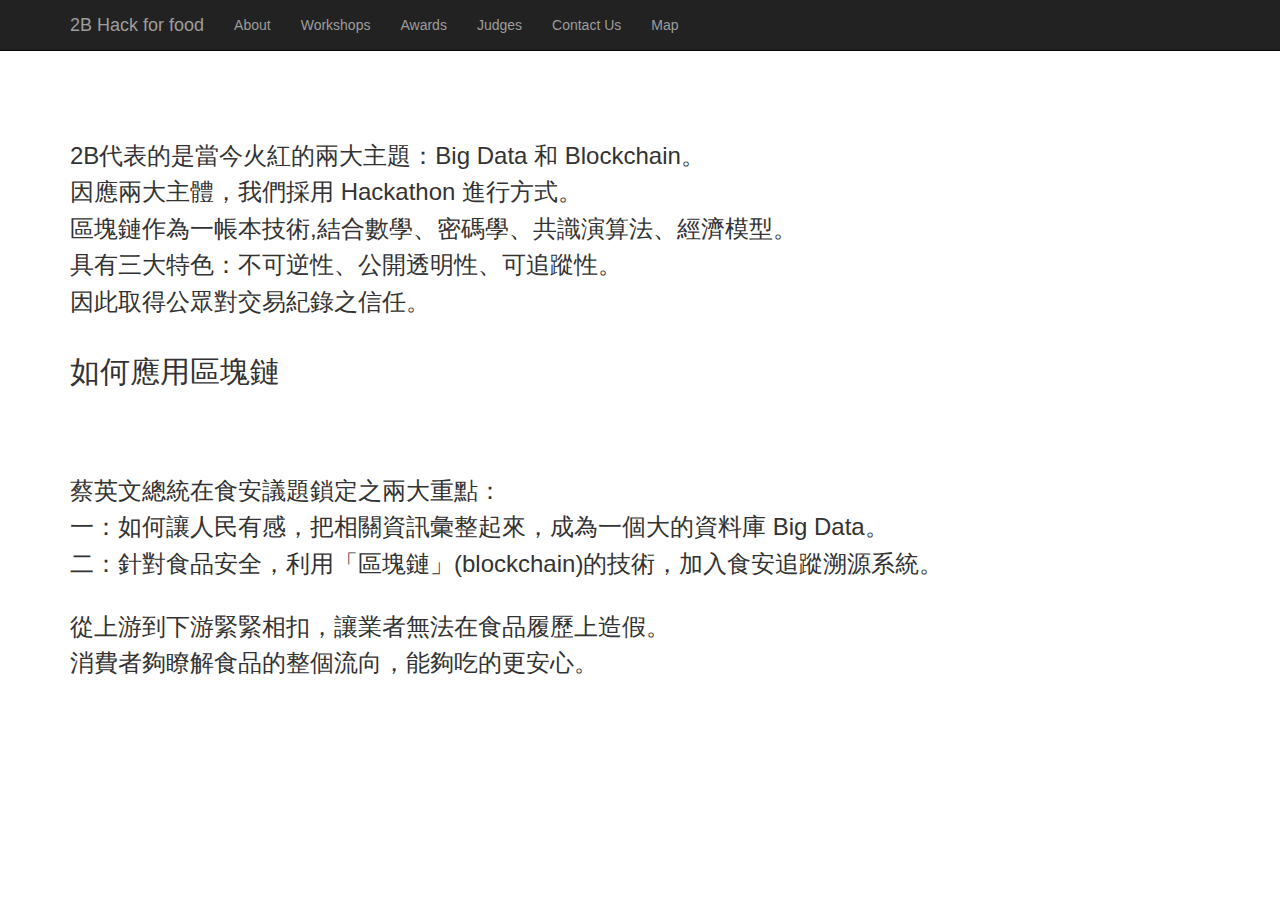
<file: org2bhackathon/war/about.html>
<!DOCTYPE html>
<html>

<head>
    <meta charset="utf-8">
    <meta name="viewport" content="width=device-width, initial-scale=1">
    <title>2B Hack for food</title>
    <!-- Bootstrap Core CSS -->
    <link href="css/bootstrap.min.css" rel="stylesheet">
    <!-- Custom CSS -->
    <link href="css/about.css" rel="stylesheet">
</head>

<body>

    <!-- Navigation -->
    <nav class="navbar navbar-inverse navbar-fixed-top" role="navigation">
        <div class="container">
            <!-- Brand and toggle get grouped for better mobile display -->
            <div class="navbar-header">
                <button type="button" class="navbar-toggle" data-toggle="collapse" data-target="#bs-example-navbar-collapse-1">
                    <span class="sr-only">Toggle navigation</span>
                    <span class="icon-bar"></span>
                    <span class="icon-bar"></span>
                    <span class="icon-bar"></span>
                </button>
                <a class="navbar-brand"  href="index.html"></i>2B Hack for food</a>
            </div>
            <!-- Collect the nav links, forms, and other content for toggling -->
            <div class="collapse navbar-collapse" id="bs-example-navbar-collapse-1">
                <ul class="nav navbar-nav">
                    <li>
                        <a href="about.html">About</a>
                    </li>
                    <li>
                        <a href="workshops.html">Workshops</a>
                    </li>
                    <li>
                        <a href="awards.html">Awards</a>
                    </li>
                    <li>
                        <a href="judges.html">Judges</a>
                    </li>
                    <li>
                       <a href="contact.html">Contact Us</a>
                    </li>
                    <li>
                        <a href="map.html">Map</a>
                    </li>
                </ul>
            </div>
            <!-- /.navbar-collapse -->
        </div>
        <!-- /.container -->
    </nav>

    <!-- About container-->
    <!-- First -->
    <section  id="about1" class="white1">
        <div class="container">
                <h2 class="white1">About</h2>
                <br><br><br>
                <h3>
                    <p>2B代表的是當今火紅的兩大主題：Big Data 和 Blockchain。</p>
                    <p>因應兩大主體，我們採用 Hackathon 進行方式。</p> 
                    <p>區塊鏈作為一帳本技術,結合數學、密碼學、共識演算法、經濟模型。</p>
                    <p>具有三大特色：不可逆性、公開透明性、可追蹤性。</p> 
                    <p>因此取得公眾對交易紀錄之信任。</p>
                </h3>
        </div>
    </section>
    <!-- Second -->
    <section  id="about2" class="white2">
        <div class="container">
                <h2 class="white2">如何應用區塊鏈</h2>
                <br><br><br>
                <h3>
                    <p>蔡英文總統在食安議題鎖定之兩大重點：</p>
                    <p>一：如何讓人民有感，把相關資訊彙整起來，成為一個大的資料庫 Big Data。</p>
                    <p>二：針對食品安全，利用「區塊鏈」(blockchain)的技術，加入食安追蹤溯源系統。</p><br>
                    <p>從上游到下游緊緊相扣，讓業者無法在食品履歷上造假。</p>
                    <p>消費者夠瞭解食品的整個流向，能夠吃的更安心。</p>
                </h3>
            </div>
        <!-- /.container -->
    </section>

    <!-- jQuery -->
    <script src="js/jquery.js"></script>

    <!-- Bootstrap Core JavaScript -->
    <script src="js/bootstrap.min.js"></script>
</body>
</html>
</file>
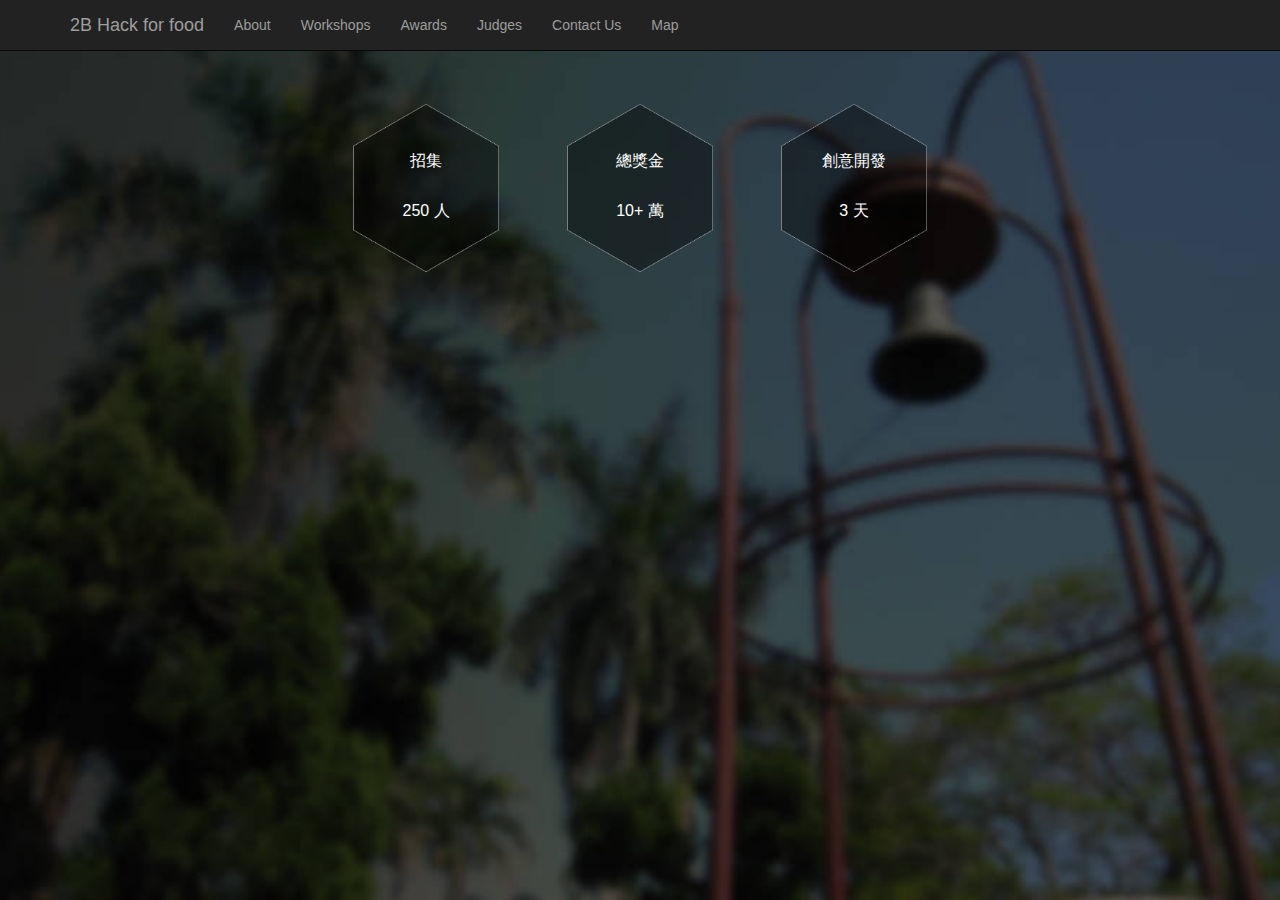
<file: org2bhackathon/war/awards.html>
<!DOCTYPE html>
<html>

<head>
    <meta charset="utf-8">
    <meta name="viewport" content="width=device-width, initial-scale=1">

    <title>2B Hack for food</title>

    <!-- Bootstrap Core CSS -->
    <link href="css/bootstrap.min.css" rel="stylesheet">
    <link href="css/awards.css" rel="stylesheet">

</head>

<body>
    <!-- Navigation -->
    <nav class="navbar navbar-inverse navbar-fixed-top" role="navigation">
        <div class="container">
            <!-- Brand and toggle get grouped for better mobile display -->
            <div class="navbar-header">
                <button type="button" class="navbar-toggle" data-toggle="collapse" data-target="#bs-example-navbar-collapse-1">
                    <span class="sr-only">Toggle navigation</span>
                    <span class="icon-bar"></span>
                    <span class="icon-bar"></span>
                    <span class="icon-bar"></span>
                </button>
                <a class="navbar-brand"  href="index.html"></i>2B Hack for food</a>
            </div>
            <!-- Collect the nav links, forms, and other content for toggling -->
            <div class="collapse navbar-collapse" id="bs-example-navbar-collapse-1">
                <ul class="nav navbar-nav">
                    <li>
                        <a href="about.html">About</a>
                    </li>
                    <li>
                        <a href="workshops.html">Workshops</a>
                    </li>
                    <li>
                        <a href="awards.html">Awards</a>
                    </li>
                    <li>
                        <a href="judges.html">Judges</a>
                    </li>
                    <li>
                        <a href="contact.html">Contact Us</a>
                    </li>
                    <li>
                        <a href="map.html">Map</a>
                    </li>
                </ul>
            </div>
            <!-- /.navbar-collapse -->
        </div>
        <!-- /.container -->
        </nav>

    <section id="awards">
        <div class="container">
            <div class="hex">
                    <div>
                        <p><font size="3">招集<br>250 人</font></p>
                    </div>
                    <div>
                        <p><font size="3">總獎金<br>10+ 萬</font></p>
                    </div>
                    <div>
                        <p><font size="3">創意開發</span><br>3 天</font></p>
                    </div>
            </div>
        </div>
    </section>

    <!-- jQuery -->
    <script src="js/jquery.js"></script>

    <!-- Bootstrap Core JavaScript -->
    <script src="js/bootstrap.min.js"></script>
</body>

</html>
</file>
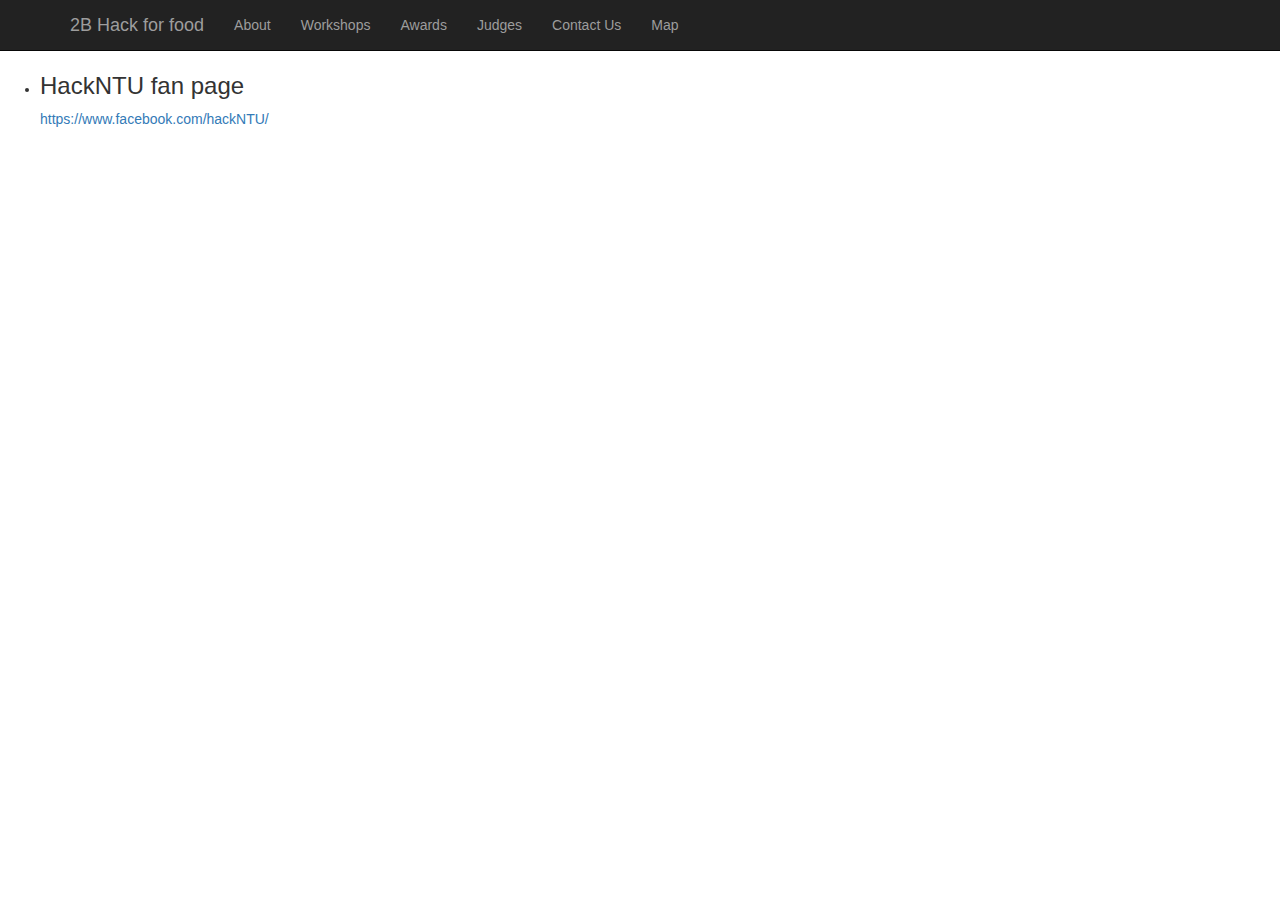
<file: org2bhackathon/war/contact.html>
<!DOCTYPE html>
<html>

<head>
    <meta charset="utf-8">
    <meta name="viewport" content="width=device-width, initial-scale=1">

    <title>2B Hack for food</title>

    <!-- Bootstrap Core CSS -->
    <link href="css/bootstrap.min.css" rel="stylesheet">
    <link href="css/contact.css" rel="stylesheet">

</head>

<body>
     <!-- Navigation -->
    <nav class="navbar navbar-inverse navbar-fixed-top" role="navigation">
        <div class="container">
            <!-- Brand and toggle get grouped for better mobile display -->
            <div class="navbar-header">
                <button type="button" class="navbar-toggle" data-toggle="collapse" data-target="#bs-example-navbar-collapse-1">
                    <span class="sr-only">Toggle navigation</span>
                    <span class="icon-bar"></span>
                    <span class="icon-bar"></span>
                    <span class="icon-bar"></span>
                </button>
                <a class="navbar-brand"  href="index.html"></i>2B Hack for food</a>
            </div>
            <!-- Collect the nav links, forms, and other content for toggling -->
            <div class="collapse navbar-collapse" id="bs-example-navbar-collapse-1">
                <ul class="nav navbar-nav">
                    <li>
                        <a href="about.html">About</a>
                    </li>
                    <li>
                        <a href="workshops.html">Workshops</a>
                    </li>
                    <li>
                        <a href="awards.html">Awards</a>
                    </li>
                    <li>
                        <a href="judges.html">Judges</a>
                    </li>
                    <li>
                       <a href="contact.html">Contact Us</a>
                    </li>
                    <li>
                        <a href="map.html">Map</a>
                    </li>
                </ul>
            </div>
            <!-- /.navbar-collapse -->
        </div>
        <!-- /.container -->
    </nav>

    <!-- Contact -->
   <section id="contact">
        <h2>Contact Us</h2>
        <ul>
            <li>
                <h3>HackNTU fan page</h3>
                <a href="https://www.facebook.com/hackNTU/">https://www.facebook.com/hackNTU/</a>
            </li>
        </ul>
    </section>
    <!-- jQuery -->
    <script src="js/jquery.js"></script>

    <!-- Bootstrap Core JavaScript -->
    <script src="js/bootstrap.min.js"></script>
</body>

</html>
</file>
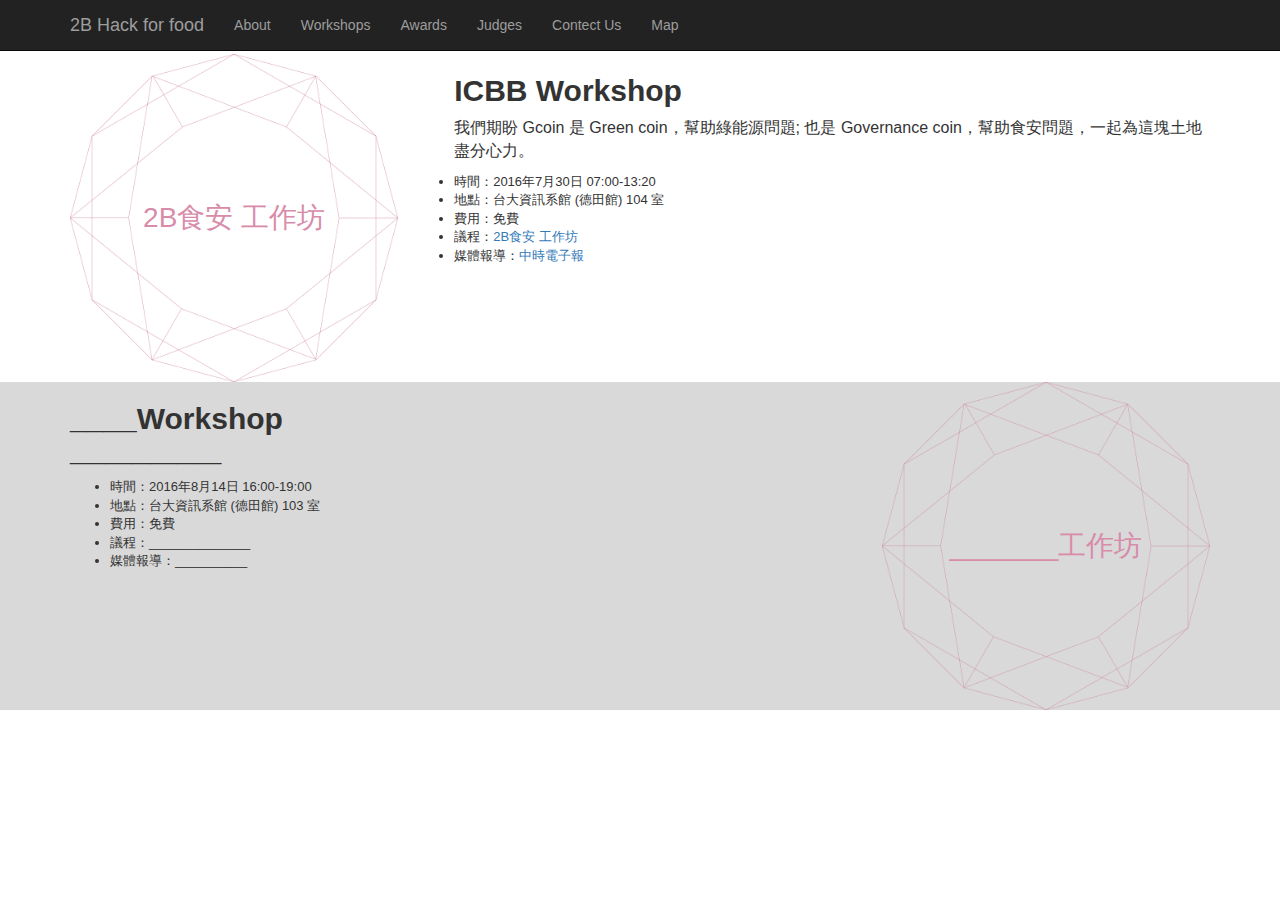
<file: org2bhackathon/war/workshops.html>
<!DOCTYPE html>
<html>

<head>
    <meta charset="utf-8">
    <meta name="viewport" content="width=device-width, initial-scale=1">
    <title>2B Hack for food</title>
    <!-- Bootstrap Core CSS -->
    <link href="css/bootstrap.min.css" rel="stylesheet">
    <!-- Custom CSS -->
    <link href="css/workshops.css" rel="stylesheet">
</head>

<body>
   <!-- Navigation -->
    <nav class="navbar navbar-inverse navbar-fixed-top" role="navigation">
        <div class="container">
            <!-- Brand and toggle get grouped for better mobile display -->
            <div class="navbar-header">
                <button type="button" class="navbar-toggle" data-toggle="collapse" data-target="#bs-example-navbar-collapse-1">
                    <span class="sr-only">Toggle navigation</span>
                    <span class="icon-bar"></span>
                    <span class="icon-bar"></span>
                    <span class="icon-bar"></span>
                </button>
                <a class="navbar-brand"  href="index.html"></i>2B Hack for food</a>
            </div>
            <!-- Collect the nav links, forms, and other content for toggling -->
            <div class="collapse navbar-collapse" id="bs-example-navbar-collapse-1">
                <ul class="nav navbar-nav">
                    <li>
                        <a href="about.html">About</a>
                    </li>
                    <li>
                        <a href="workshops.html">Workshops</a>
                    </li>
                    <li>
                        <a href="awards.html">Awards</a>
                    </li>
                    <li>
                        <a href="judges.html">Judges</a>
                    </li>
                    <li>
                        <a href="contact.html">Contect Us</a>
                    </li>
                    <li>
                        <a href="map.html">Map</a>
                    </li>
                </ul>
            </div>
            <!-- /.navbar-collapse -->
        </div>
        <!-- /.container -->
    </nav>

    <!-- Workshop -->

   <!-- First -->
    <section  id="workshop1" class="white1">
        <div class="container">
                <h2 class="white1">2B食安 工作坊</h2>
                <h2><strong>ICBB Workshop</strong></h2>
                <p><font size="3">我們期盼 Gcoin 是 Green coin，幫助綠能源問題; 也是 Governance coin，幫助食安問題，一起為這塊土地盡分心力。</font></p>
                <ul>
                    <font size="2">
                    <li>時間：2016年7月30日 07:00-13:20</li>
                    <li>地點：台大資訊系館 (德田館) 104 室</li>
                    <li>費用：免費</li>
                    <li>議程：<a href="https://fintech.csie.ntu.edu.tw/2016/07/2b%E9%A3%9F%E5%AE%89%E5%B7%A5%E4%BD%9C%E5%9D%8A/">2B食安 工作坊</a></li>
                    <li>媒體報導：<a href="http://campus.chinatimes.com/20160730003915-262301">中時電子報</a></li>
                    </font>
                </ul>
        </div>
    </section>

    <!-- Second -->
    <section  id="workshop2" class="white2">
        <div class="container">
                <h2 class="white2">_______工作坊</h2>
                <h2><strong>____Workshop</strong></h2>
                <p><font size="3">_________________</font></p>
                <ul>
                    <font size="2">
                    <li>時間：2016年8月14日 16:00-19:00</li>
                    <li>地點：台大資訊系館 (德田館) 103 室</li>
                    <li>費用：免費</li>
                    <li>議程：______________</li>
                    <li>媒體報導：__________</li>
                    </font>
                </ul>
        </div>
    </section>

    <!-- jQuery -->
    <script src="js/jquery.js"></script>

    <!-- Bootstrap Core JavaScript -->
    <script src="js/bootstrap.min.js"></script>

</body>

</html>
</file>
<file: org2bhackathon/war/css/index.css>
html,

body {
    width: 100%;
    height: 100%;
    font-family: "Source Sans Pro","Helvetica Neue",Helvetica,Arial,sans-serif;
}


/* Custom Button Styles */

.btn-dark {
    border-radius: 0;
    color: #fff;
    background-color: rgba(0,0,0,0.4);
}

.btn-dark:hover,
.btn-dark:focus,
.btn-dark:active {
    color: #fff;
    background-color: rgba(0,0,0,0.7);
}

.btn-light {
    border-radius: 0;
    color: #333;
    background-color: rgb(255,255,255);
}

.btn-light:hover,
.btn-light:focus,
.btn-light:active {
    color: #333;
    background-color: rgba(255,255,255,0.8);
}


/* Side Menu */

#sidebar-wrapper {
    z-index: 1000;
    position: fixed;
    right: 0;
    width: 250px;
    height: 100%;
    transform: translateX(250px);
    overflow-y: auto;
    background: #222;
    -webkit-transition: all 0.4s ease 0s;
    -moz-transition: all 0.4s ease 0s;
    -ms-transition: all 0.4s ease 0s;
    -o-transition: all 0.4s ease 0s;
    transition: all 0.4s ease 0s;
}

.sidebar-nav {
    position: absolute;
    top: 0;
    width: 250px;
    margin: 0;
    padding: 0;
    list-style: none;
}

.sidebar-nav li {
    text-indent: 20px;
    line-height: 40px;
}

.sidebar-nav li a {
    display: block;
    text-decoration: none;
    color: #999;
}

.sidebar-nav li a:hover {
    text-decoration: none;
    color: #fff;
    background: rgba(255,255,255,0.2);
}

.sidebar-nav li a:active,
.sidebar-nav li a:focus {
    text-decoration: none;
}

.sidebar-nav > .sidebar-brand {
    height: 55px;
    font-size: 18px;
    line-height: 55px;
}

.sidebar-nav > .sidebar-brand a {
    color: #999;
}

.sidebar-nav > .sidebar-brand a:hover {
    color: #fff;
    background: none;
}

#menu-toggle {
    z-index: 1;
    position: fixed;
    top: 0;
    right: 0;
}

#sidebar-wrapper.active {
    right: 250px;
    width: 250px;
    -webkit-transition: all 0.4s ease 0s;
    -moz-transition: all 0.4s ease 0s;
    -ms-transition: all 0.4s ease 0s;
    -o-transition: all 0.4s ease 0s;
    transition: all 0.4s ease 0s;
}

.toggle {
    margin: 5px 5px 0 0;
}

/* Header */

.header {
    display: table;
    position: relative;
    width: 100%;
    height: 100%;
    text-align: center;
    background: url(../img/header.jpg) no-repeat center center scroll;
    background-size: cover;
    font-family: Tahoma, Arial, Helvetica, "Microsoft YaHei New", "Microsoft Yahei", "微软雅黑", 宋体, SimSun, STXihei, "华文细黑", sans-serif;
}

header div {
    background: url(../img/logo.png) no-repeat scroll center 4em / 10em auto transparent;
    padding-top: 12em;
    color: white;
}

header a {
    color: white;
    display: table;
    width: 6em;
}

header h2 {
    font-size: 2.5em;
}


header h1 {
    font-size: 8.5em;
}
</file>
<file: org2bhackathon/war/css/about.css>
/* About */

.about1 {
    background-color:white;
    padding-top: 1.6em;
    padding-bottom: 0.5em;
}

.about_1 {
    background-size:100%;
}

h2.about_1{
    background-image: url(../img/whiteh2_back.png);
    float: left;
    line-height: 0;
    padding-top: 5.86em;
    padding-bottom: 5.56em;
    margin: 0 auto ;
    margin-right: 2em;
    width:  11.4em;
    text-align: center;
    font-size: 1.5em;
    color: #d88caa;
    font-family: Tahoma, Arial, Helvetica, "Microsoft YaHei New", "Microsoft Yahei", "微软雅黑", 宋体, SimSun, STXihei, "华文细黑", sans-serif;
}

.about2 {
    background-color: #d9d9d9;
    padding-top: 1.6em;
    padding-bottom: 0.5em;
}

.about_2 {
    background-size:100%;
}

h2.about_2 {
    background-image: url(../img/whiteh2_back.png);
    background-size:100%;
    float: right;
    line-height: 0;
    padding-top: 5.86em;
    padding-bottom: 5.56em;
    margin: 0 auto ;
    width: 11.4em;
    font-size: 1.5em;
    text-align: center;
    color: #d88caa;
    font-family: Tahoma, Arial, Helvetica, "Microsoft YaHei New", "Microsoft Yahei", "微软雅黑", 宋体, SimSun, STXihei, "华文细黑", sans-serif;
}

h3{
    font-family: Tahoma, Arial, Helvetica, "Microsoft YaHei New", "Microsoft Yahei", "微软雅黑", 宋体, SimSun, STXihei, "华文细黑", sans-serif;
    display: inline-block;
    text-align: left;
}
</file>
<file: org2bhackathon/war/css/news.css>
.news {
    font-family: Tahoma, Arial, Helvetica, "Microsoft YaHei New", "Microsoft Yahei", "微软雅黑", 宋体, SimSun, STXihei, "华文细黑", sans-serif;
    background-color: black;
    height: 100vh;
    width: 100%;
    color: white;
    display: table;
    padding-bottom: 2mm;
}

.intro-text {
    font-size: 2.5em;
}

.news h2 {
    color: white;
    width: 100%;
    margin: 0 auto 0 auto;
    padding-top: 3mm;
    text-align: center;
    border-bottom: 0.05em solid white;
}

.news h1 {
    font-size: 2em;
    color: white;
    margin: 0 auto 0 auto;
    text-align: center;
}

.news li{
    font-family: Tahoma, Arial, Helvetica, "Microsoft YaHei New", "Microsoft Yahei", "微软雅黑", 宋体, SimSun, STXihei, "华文细黑", sans-serif;
    font-size: 1.3em;
}
</file>
<file: org2bhackathon/war/css/workshop.css>
/* Workshops*/

.workshop1 {
    background-color:white;
    padding-top: 6em;
    padding-bottom: 6em;
}

.workshop_1 {
	background-color:white;
    background-size:100%;
}

h2.workshop_1{
    background-image: url(../img/whiteh2_back.png);
    background-size: 100%;
    float: left;
    line-height: 0;
    padding-top: 5.5em;
    padding-bottom: 5.56em;
    margin: 0 auto ;
    margin-right: 2em;
    width:  11.4em;
    text-align: center;
    font-size: 2em;
    color: #d88caa;
    font-family: Tahoma, Arial, Helvetica, "Microsoft YaHei New", "Microsoft Yahei", "微软雅黑", 宋体, SimSun, STXihei, "华文细黑", sans-serif;
}

.workshop2 {
    background-color: #d9d9d9;
    padding-top: 6em;
    padding-bottom: 6em;

}

.workshop_2 {
	background-color: #d9d9d9;
    background-size:100%;
}

h2.workshop_2 {
    background-image: url(../img/whiteh2_back.png);
    background-size: 100%;
    float: right;
    line-height: 0;
    padding-top: 5.8em;
    padding-bottom: 5.56em;
    margin: 0 auto ;
    width: 11.4em;
    font-size: 2em;
    text-align: center;
    color: #d88caa;
    font-family: Tahoma, Arial, Helvetica, "Microsoft YaHei New", "Microsoft Yahei", "微软雅黑", 宋体, SimSun, STXihei, "华文细黑", sans-serif;
}

h3{
    font-family: Tahoma, Arial, Helvetica, "Microsoft YaHei New", "Microsoft Yahei", "微软雅黑", 宋体, SimSun, STXihei, "华文细黑", sans-serif;
    display: inline-block;
    text-align: left;
    padding-top: 1em;
}

ul{
    font-family: Tahoma, Arial, Helvetica, "Microsoft YaHei New", "Microsoft Yahei", "微软雅黑", 宋体, SimSun, STXihei, "华文细黑", sans-serif;
    text-align: left;
    padding-top: 1em;
}
</file>
<file: org2bhackathon/war/css/api.css>
.api {
    font-family: Tahoma, Arial, Helvetica, "Microsoft YaHei New", "Microsoft Yahei", "微软雅黑", 宋体, SimSun, STXihei, "华文细黑", sans-serif;
    height: 100vh;
    width: 100%;
    background-color: white;
    color: black;
    display: table;
}

.api h2 {
    font-family: Tahoma, Arial, Helvetica, "Microsoft YaHei New", "Microsoft Yahei", "微软雅黑", 宋体, SimSun, STXihei, "华文细黑", sans-serif;
    width: 100%;
    color: black;
    margin: 0 auto 0 auto;
    padding-top: 5mm;
    text-align: center;
    border-bottom: 0.05em solid black;
}

.api h1 {
    font-family: Tahoma, Arial, Helvetica, "Microsoft YaHei New", "Microsoft Yahei", "微软雅黑", 宋体, SimSun, STXihei, "华文细黑", sans-serif;
    text-align: center;
    font-size: 2em;
}

.api h3 {
    font-family: Tahoma, Arial, Helvetica, "Microsoft YaHei New", "Microsoft Yahei", "微软雅黑", 宋体, SimSun, STXihei, "华文细黑", sans-serif;
    text-align: left;
    font-size: 1.5em;
}

.api h4 {
    font-family: Tahoma, Arial, Helvetica, "Microsoft YaHei New", "Microsoft Yahei", "微软雅黑", 宋体, SimSun, STXihei, "华文细黑", sans-serif;
    text-align: center;
    float: center;
    font-size: 1.3em;
}
</file>
<file: org2bhackathon/war/css/schedule.css>
.schedule{ 
  	font-family: Tahoma, Arial, Helvetica, "Microsoft YaHei New", "Microsoft Yahei", "微软雅黑", 宋体, SimSun, STXihei, "华文细黑", sans-serif;
  	height: 100vh;
  	width: 100%;
  	display: table;
  	background-color: #d9d9d9;
  	color: black;
}

.schedule h2{ 
  	font-family: Tahoma, Arial, Helvetica, "Microsoft YaHei New", "Microsoft Yahei", "微软雅黑", 宋体, SimSun, STXihei, "华文细黑", sans-serif;
  	color: black;
  	width: 100%;
    text-align: center;
    border-bottom: 0.05em solid black;
}

#schedule1 {
	display:inline-table;
	color: #407dac;
	width: 30%;
    margin: 0;
    text-align: center;
}

#schedule1 ul, span {
	float: center;
	margin-left: 0.5em;
}

#schedule1 li:nth-child(1n) {
	border: 0.15em solid #407dac;
	padding: 0.3em;
	font-size: 1.2em;
}

#schedule2 {
	display:inline-table;
    text-align: center;
    color: #407dac;
	width: 30%;
    margin: 0;
}

#schedule2 ul , span {
	float: center;
	margin-left: 0.5em;
}

#schedule2 li:nth-child(1n) {
	border: 0.15em solid #407dac;
	padding: 0.3em;
	font-size: 1.2em;
}

#schedule3 {
	display:inline-table;
	text-align: center;
	width: 30%;
	color: #407dac;
	margin: 0;
}

#schedule3 ul , span {
	float: center;
	margin-left: 0.5em;
}

#schedule3 li:nth-child(1n) {
	border: 0.15em solid #407dac;
	padding: 0.3em;
	font-size: 1.2em;
}
</file>
<file: org2bhackathon/war/css/evaluation_criteria.css>
.evaluation_criteria{
  font-family: Tahoma, Arial, Helvetica, "Microsoft YaHei New", "Microsoft Yahei", "微软雅黑", 宋体, SimSun, STXihei, "华文细黑", sans-serif;
  height: 100vh;
  width: 100%;
  background: url(../img/bgimg2.jpg) no-repeat center center;
  background-size: cover;
  display: table;
}

.evaluation_criteria h2 {
    color: white;
    width: 100%;
    margin: 0 auto 0 auto;
    padding-top: 5mm;
    text-align: center;
    border-bottom: 0.05em solid white;
}

.pent {
    display: table;
    float: center;
    padding:3mm;
    margin: 0 auto 0 auto;
}

.pent div {
    display: table;
    font-size: 3em;
    width: 4.166667em;
    height: 5em;
    margin: 5mm;
    background: url(../img/pent.png) no-repeat;
    background-size: 100%;
    padding-top:9mm;
    text-align: center;
    color: white;
}
 .pent div p {
    text-align: center;
}
</file>
<file: org2bhackathon/war/css/award.css>
.award{
  font-family: Tahoma, Arial, Helvetica, "Microsoft YaHei New", "Microsoft Yahei", "微软雅黑", 宋体, SimSun, STXihei, "华文细黑", sans-serif;
  height: 100vh;
  width: 100%;
  background: url(../img/bgimg1.jpg) no-repeat center center;
  background-size: cover;
  display: table;
}

.award h2 {
    color: white;
    width: 100%;
    margin: 0 auto 0 auto;
    padding-top: 5mm;
    text-align: center;
    border-bottom: 0.05em solid white;
}

.hex {
    display: table;
    float: center;
    padding:0;
    margin: 0 auto 0 auto;
}

.hex div {
    display: table;
    font-size: 3em;
    width: 4.166667em;
    height: 5em;
    margin: 5mm;
    background: url(../img/hex.png) no-repeat;
    background-size: 100%;
    padding-top:18mm;
}

.hex div p {
    text-align: center;
    font-size: 0.5em;
    color: white;
}
</file>
<file: org2bhackathon/war/css/judges.css>
.judges {
	font-family: Tahoma, Arial, Helvetica, "Microsoft YaHei New", "Microsoft Yahei", "微软雅黑", 宋体, SimSun, STXihei, "华文细黑", sans-serif;
	height: 100vh;
    width: 100%;
	color: #407cac;
    margin: 0 auto 0 auto;
    display: table;
}

.judges  h2 {
	color: black;
    width: 100%;
    margin: 0 auto 0 auto;
    padding-top: 4.5mm;
    text-align: center;
    border-bottom: 0.05em solid black;
}

.img-center {
	margin: 0 auto;
	padding-top: 4mm;
}

.judges  h1 {
    font-family: Tahoma, Arial, Helvetica, "Microsoft YaHei New", "Microsoft Yahei", "微软雅黑", 宋体, SimSun, STXihei, "华文细黑", sans-serif;
    text-align: center;
    font-size: 10mm;
}

.judges  h3 {
    font-family: Tahoma, Arial, Helvetica, "Microsoft YaHei New", "Microsoft Yahei", "微软雅黑", 宋体, SimSun, STXihei, "华文细黑", sans-serif;
    text-align: center;
    font-size: 6mm;
}


.judges  small {
    font-family: Tahoma, Arial, Helvetica, "Microsoft YaHei New", "Microsoft Yahei", "微软雅黑", 宋体, SimSun, STXihei, "华文细黑", sans-serif;
    text-align: center;
    color: black;
    font-size: 5mm;
}
</file>
<file: org2bhackathon/war/css/contact.css>
.contact{
  font-family: Tahoma, Arial, Helvetica, "Microsoft YaHei New", "Microsoft Yahei", "微软雅黑", 宋体, SimSun, STXihei, "华文细黑", sans-serif;
  background: url(../img/bgimg5.jpg) no-repeat center center;
  background-size: cover;
  height: 100vh;
  color: white;
}

.contact  h2 {
    color: white;
    width: 100%;
    margin: 0 auto 0 auto;
    padding-top: 5mm;
    text-align: center;
    border-bottom: 0.05em solid white;
}

.contact  ul {
    padding-top: 8em;
    margin: 0 auto 0 auto;
}

.contact li {
    display: table;
    float: center;
    margin: 0 auto 0 auto ;
}

.contact a {
    margin: 0 auto 0 auto;
    color: white;
    text-align: left;
}
</file>
<file: org2bhackathon/war/css/sponsers.css>
.sponsors {
	font-family: Tahoma, Arial, Helvetica, "Microsoft YaHei New", "Microsoft Yahei", "微软雅黑", 宋体, SimSun, STXihei, "华文细黑", sans-serif;
  	height: 100vh;
    margin: 0 auto 0 auto;
    display: table;
}

.sponsors  h2 {
	color: black;
    width: 100%;
    margin: 0 auto 0 auto;
    padding-top: 4.5mm;
    text-align: center;
    border-bottom: 0.05em solid black;
}

.img-center {
    margin: 0 auto;
    padding-top: 4mm;
}

.sponsors  h1 {
    font-family: Tahoma, Arial, Helvetica, "Microsoft YaHei New", "Microsoft Yahei", "微软雅黑", 宋体, SimSun, STXihei, "华文细黑", sans-serif;
    text-align: center;
    font-size: 8mm;
}
</file>
<file: org2bhackathon/war/css/map.css>
.map{
  font-family: Tahoma, Arial, Helvetica, "Microsoft YaHei New", "Microsoft Yahei", "微软雅黑", 宋体, SimSun, STXihei, "华文细黑", sans-serif;
  background-color:black;
  height: 100vh;
  color: white;
}

.map h2 {
    margin: 0 auto 0 auto;
    padding-top: 5mm;
    width: 100%;
    text-align: center;
    border-bottom: 0.05em solid white;
}

.map iframe {
    padding-top:0;
}
</file>
<file: org2bhackathon/war/css/awards.css>
#awards {
    background: url(../img/bgimg1.jpg) no-repeat center center;
    background-size: cover;
}

section {
  font-family: Tahoma, Arial, Helvetica, "Microsoft YaHei New", "Microsoft Yahei", "微软雅黑", 宋体, SimSun, STXihei, "华文细黑", sans-serif;
  height: 100vh;
}


div.hex {
    display: table;
    padding: 5em 0;
    margin: 0 auto;
}

div.hex div {
    float: left;
    font-size: 2.5em;
    width: 4.166667em;
    height: 5em;
    margin: 9mm;
    background: url(../img/hex.png) no-repeat;
    background-size: 100%;
    padding: 6.5mm;
    text-align: center;
    color: white;
}
</file>
<file: org2bhackathon/war/css/workshops.css>
body {
    width: 100%;
    height: 100%;
}

/* About container */

section {
  font-family: Tahoma, Arial, Helvetica, "Microsoft YaHei New", "Microsoft Yahei", "微软雅黑", 宋体, SimSun, STXihei, "华文细黑", sans-serif;
}

section.white1 {
	background-color:white;
    padding-top: 3.86em;
}

section h2.white1{
    background-image: url(../img/whiteh2_back.png);
    background-size: 100%;
    float: left;
    line-height: 0;
    padding-top: 5.86em;
    padding-bottom: 5.86em;
    margin: 0 auto ;
    margin-right: 2em;
    width:  11.72em;
    text-align: center;
    font-size: 2em;
    color: #d88caa;
}

section h3 {
    display: inline-block;
    font-size: 1.5em;
    text-align: left;
}

section.white2 {
	background-color: #d9d9d9;
}

section h2.white2 {
    background-image: url(../img/whiteh2_back.png);
    background-size: 100%;
    float: right;
    line-height: 0;
    padding-top: 5.86em;
    padding-bottom: 5.86em;
    margin: 0 auto ;
    width: 11.72em;
    font-size: 2em;
    text-align: center;
    color: #d88caa;
    font-family: Tahoma, Arial, Helvetica, "Microsoft YaHei New", "Microsoft Yahei", "微软雅黑", 宋体, SimSun, STXihei, "华文细黑", sans-serif;
}

section h3 {
    display: inline-block;
    font-size: 1.5em;
    text-align: left;
}
</file>
